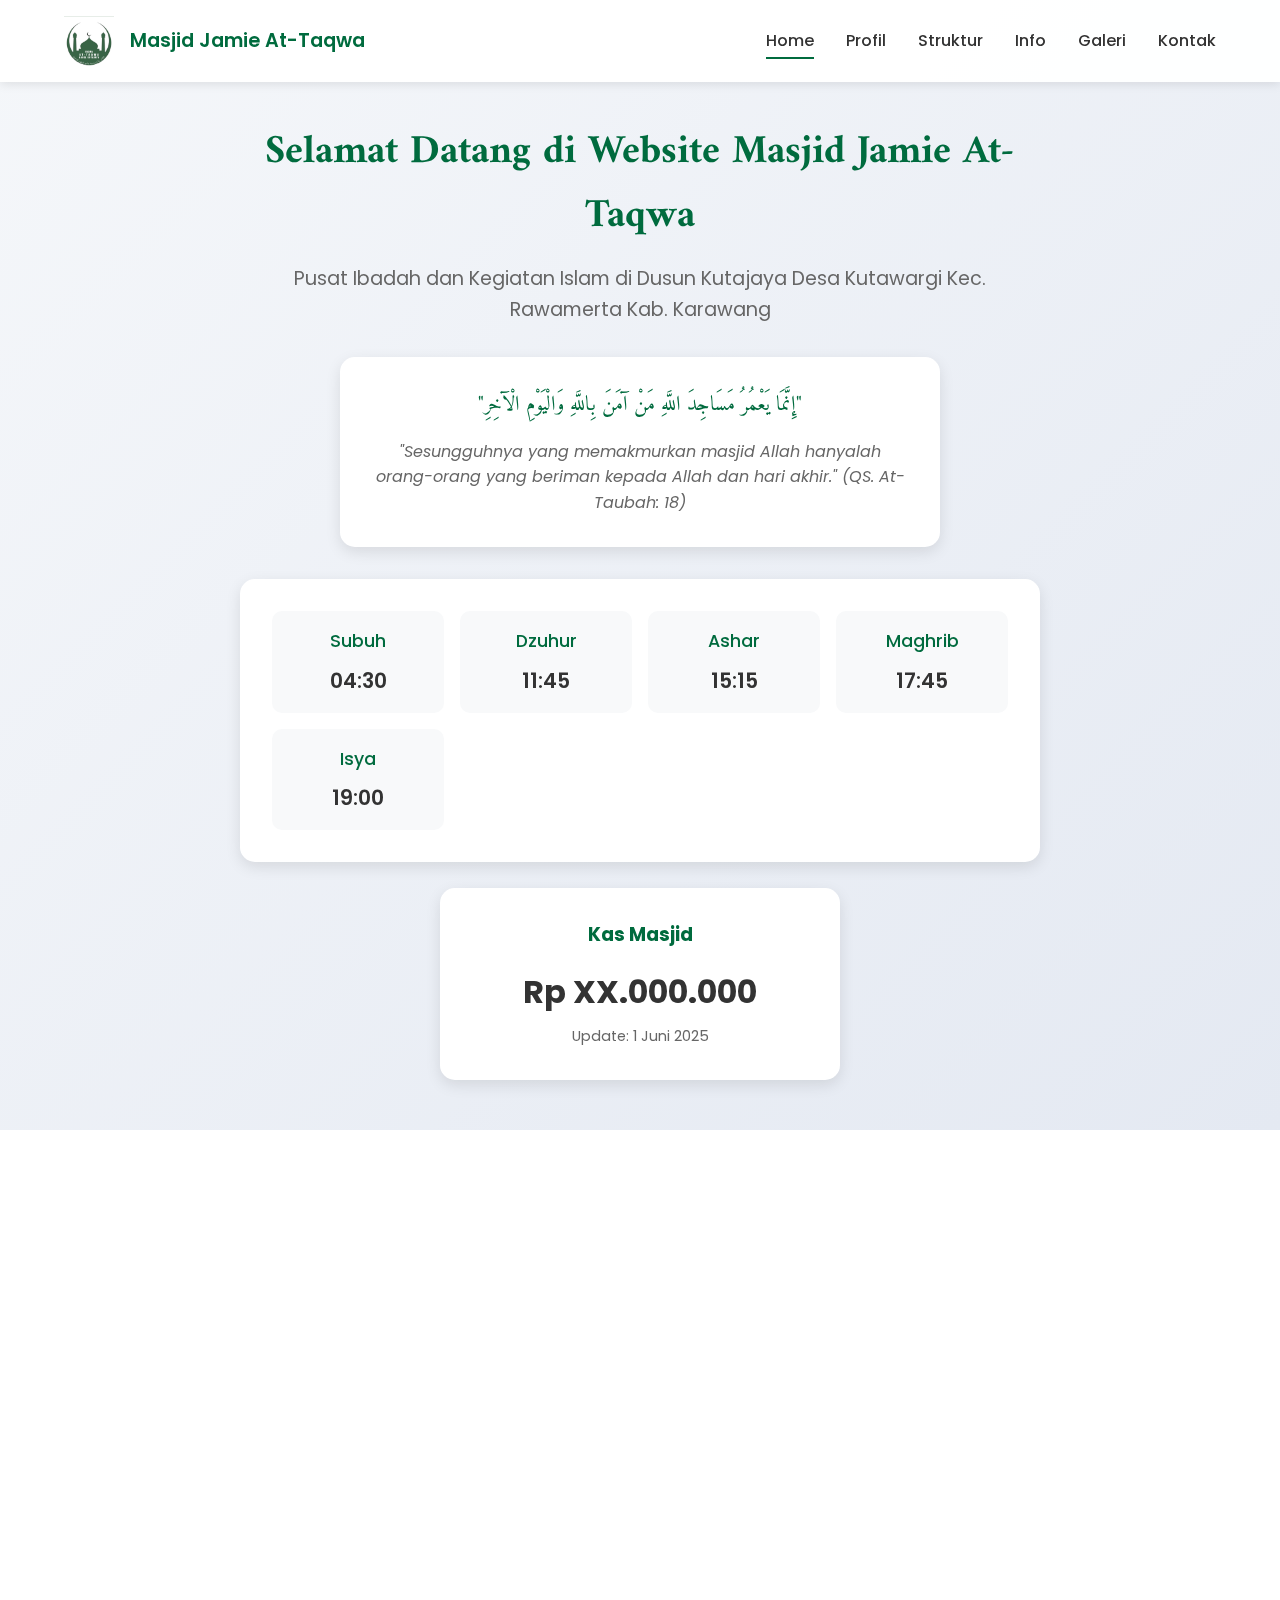
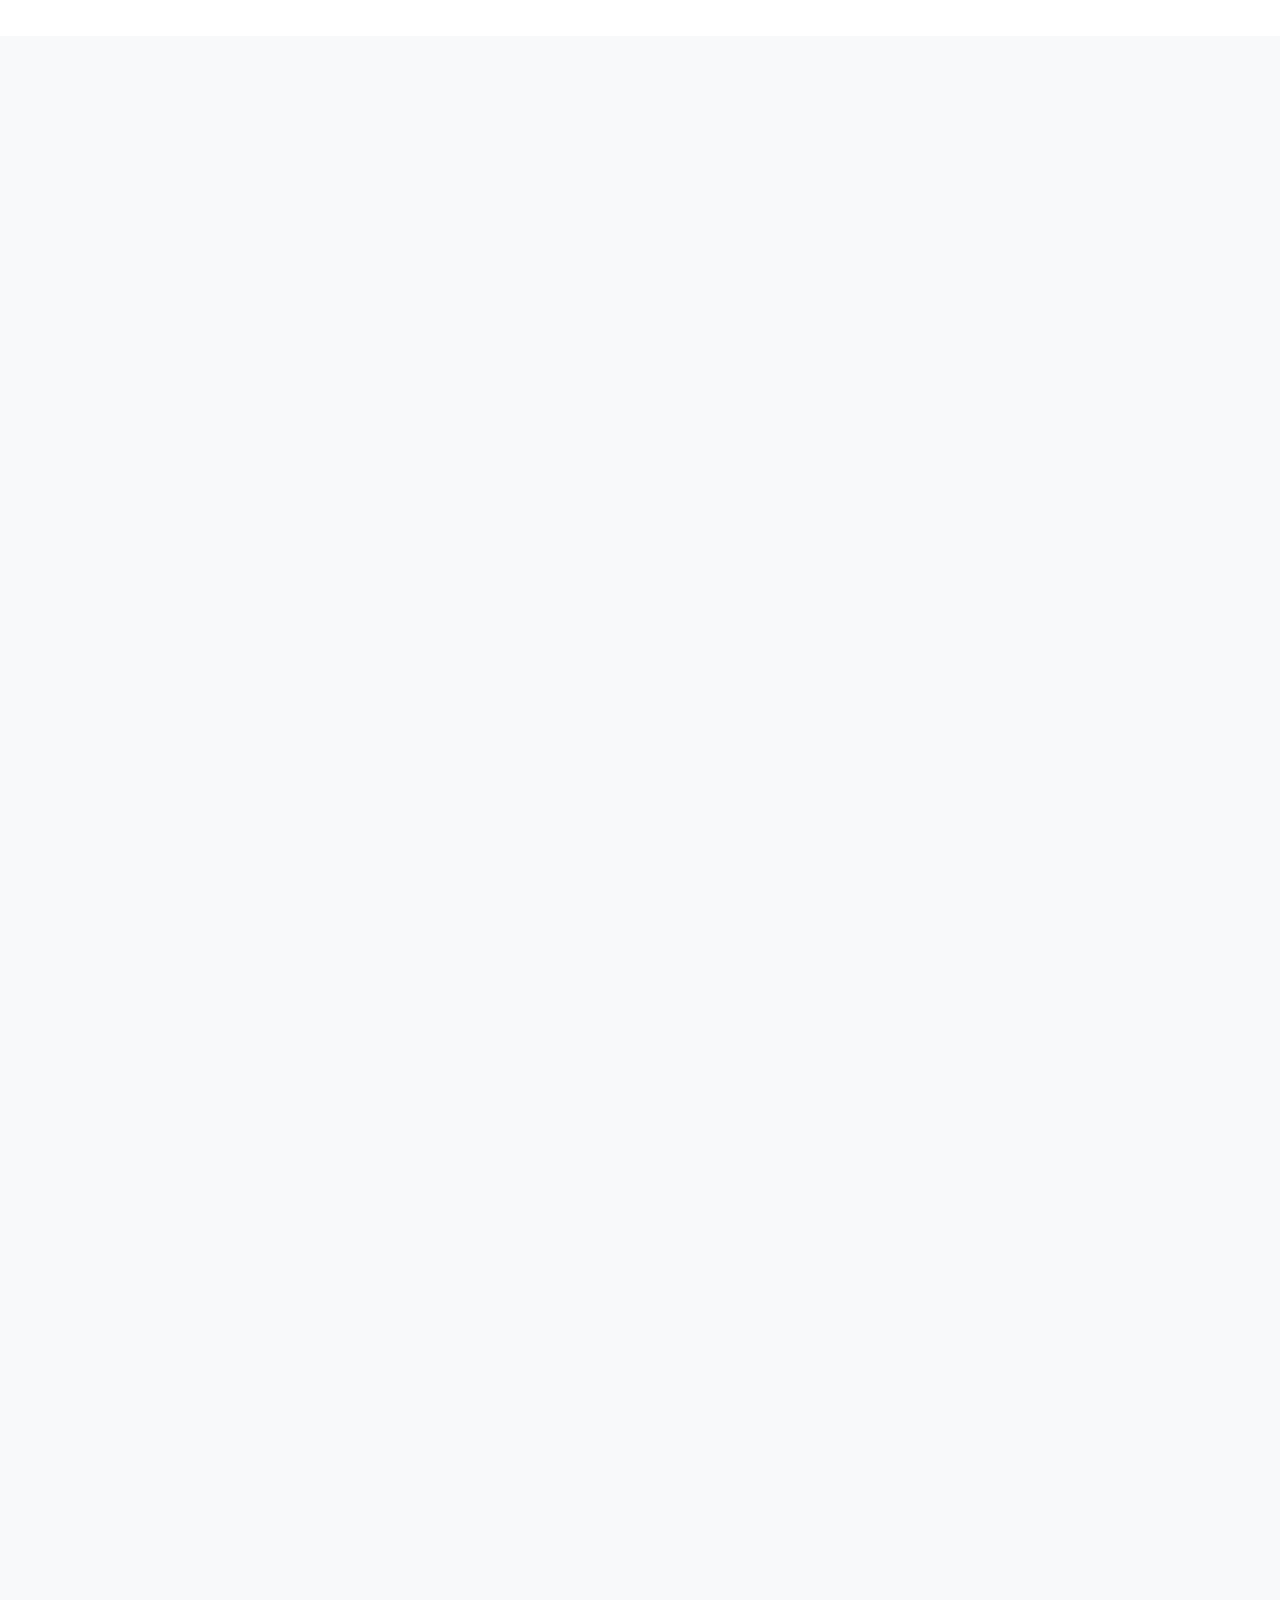
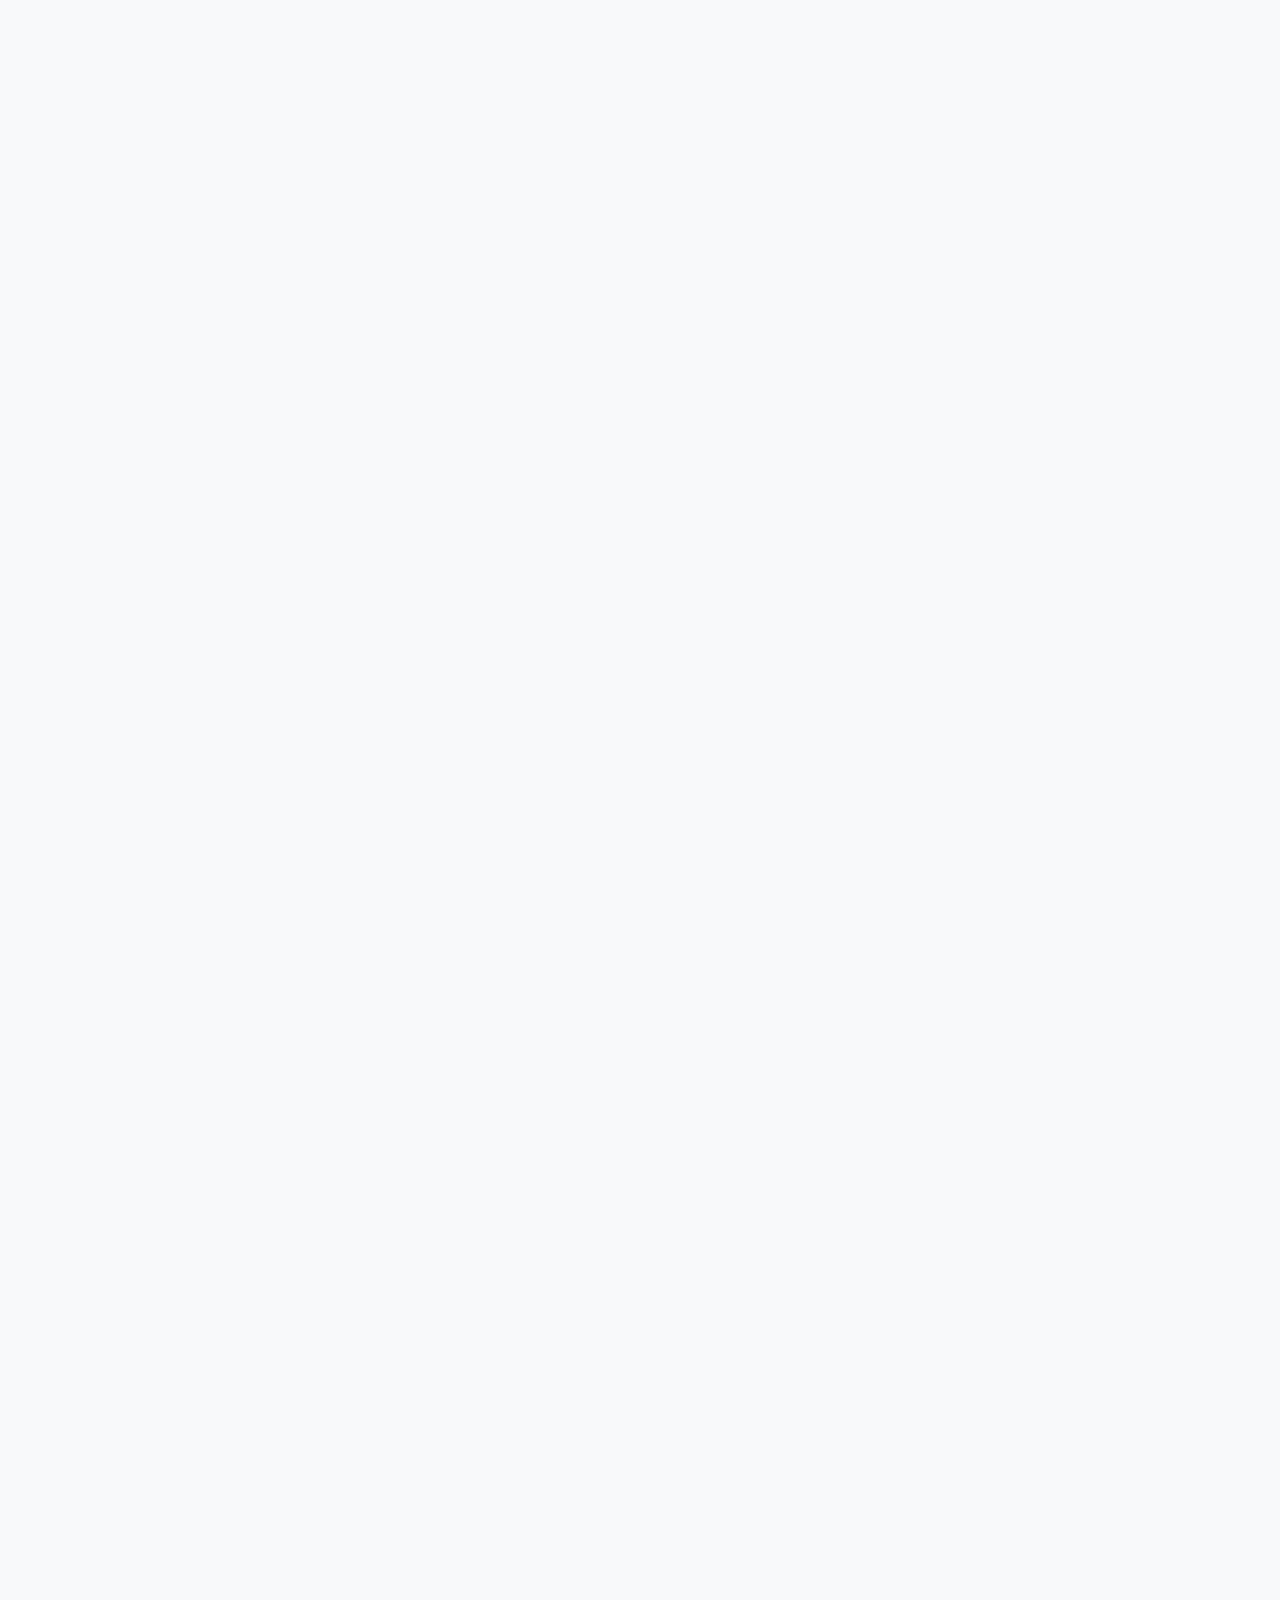
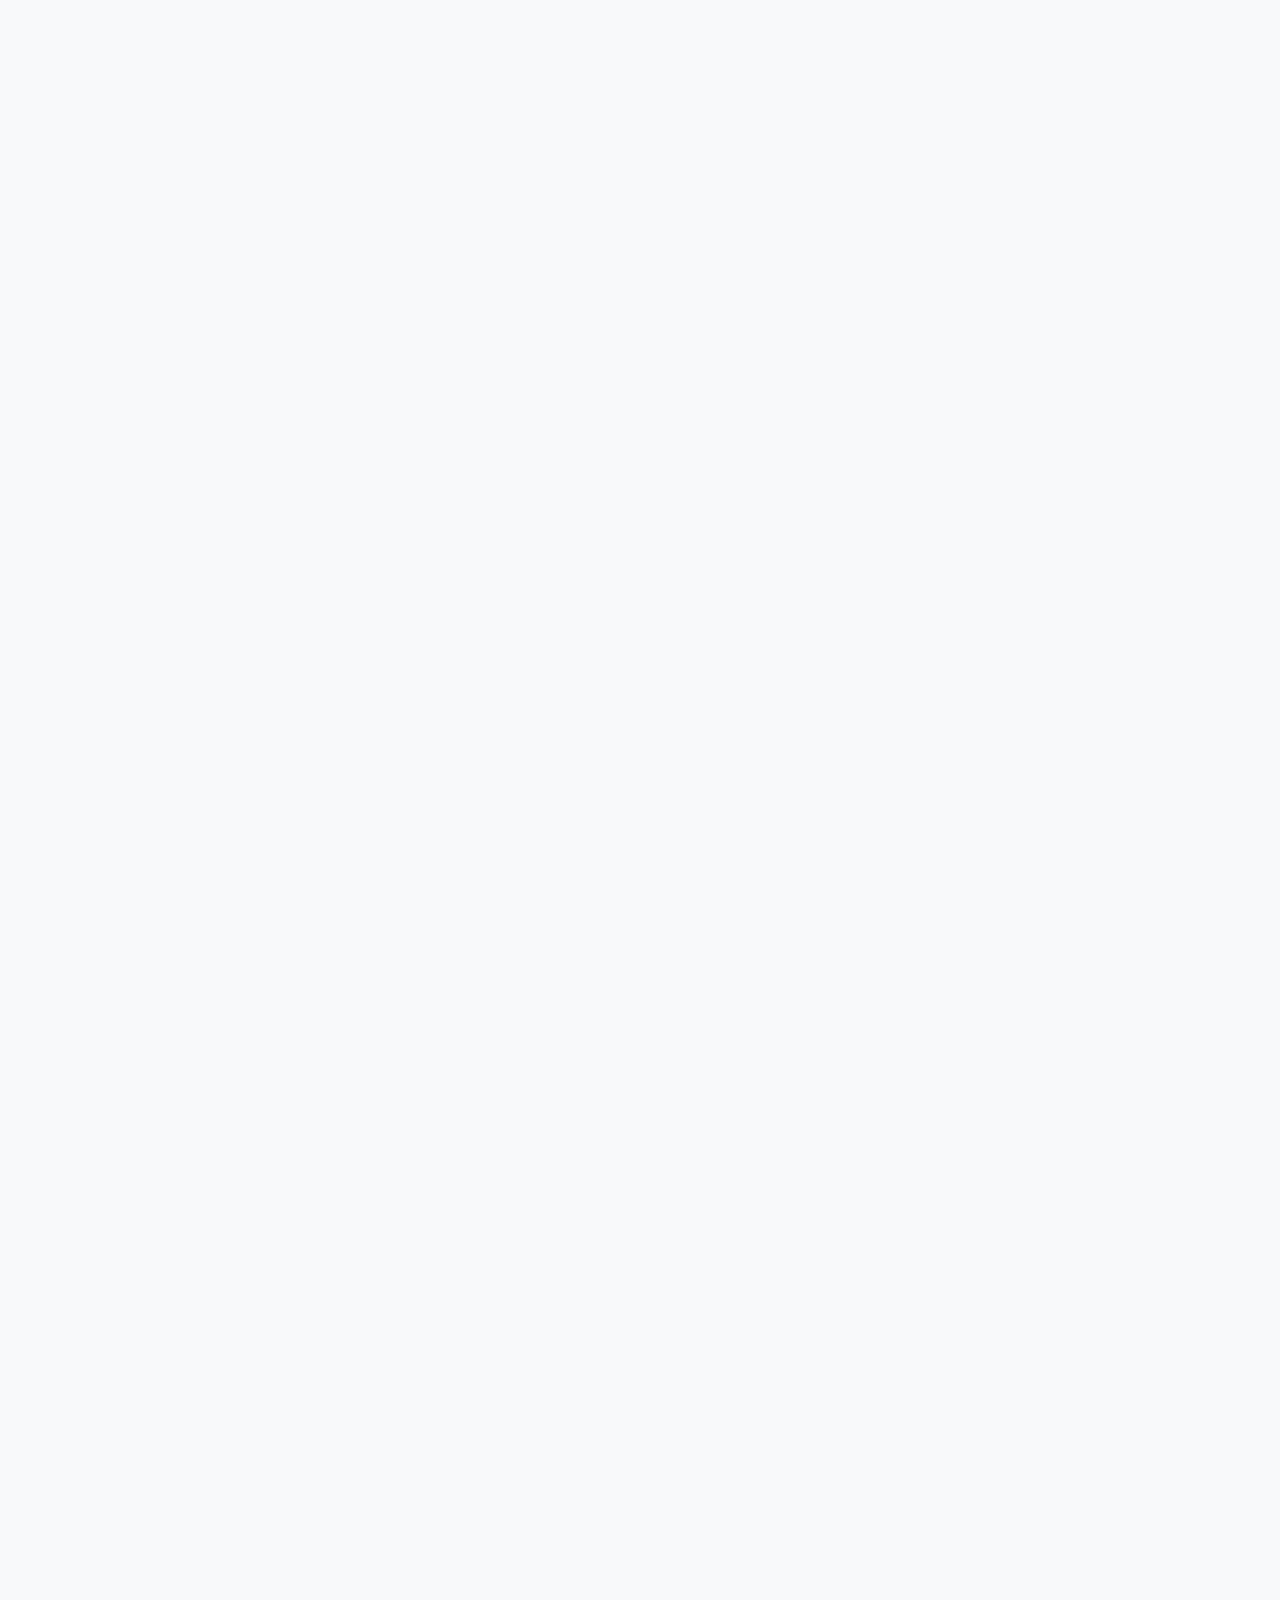
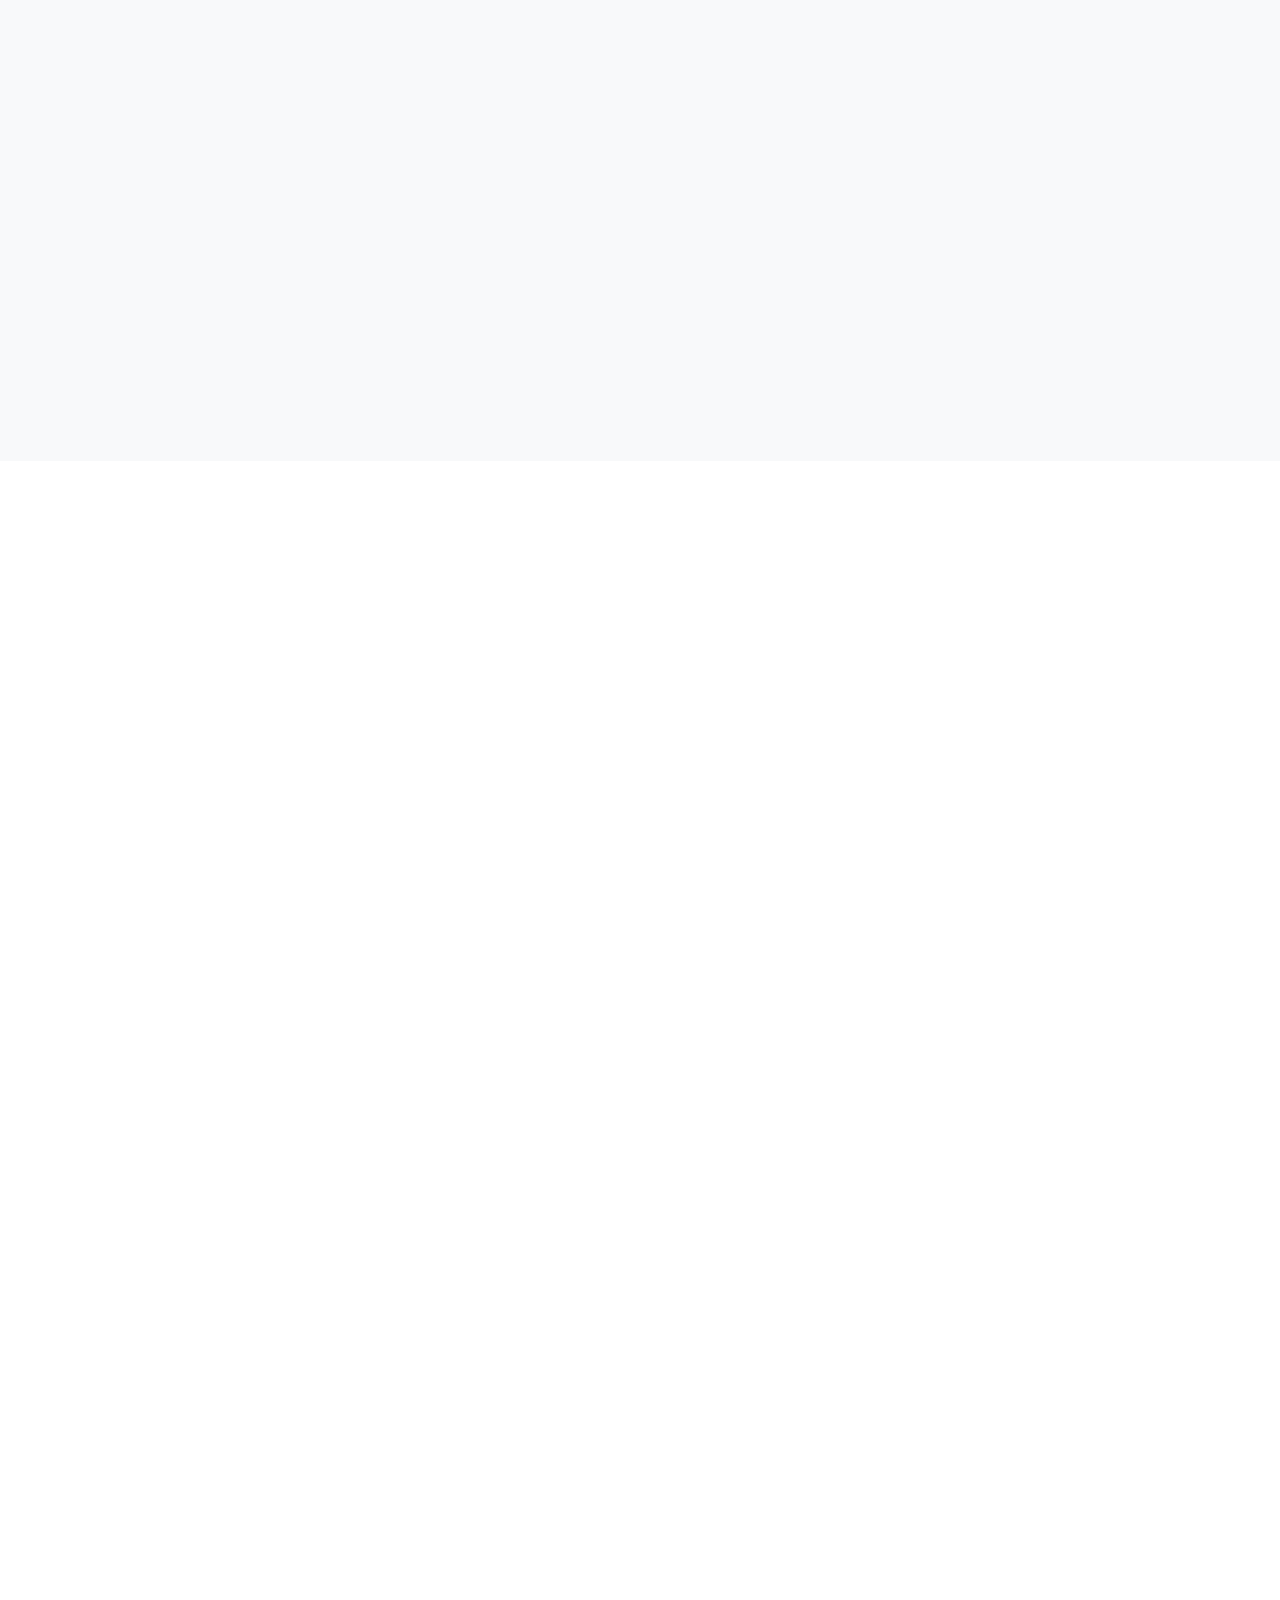
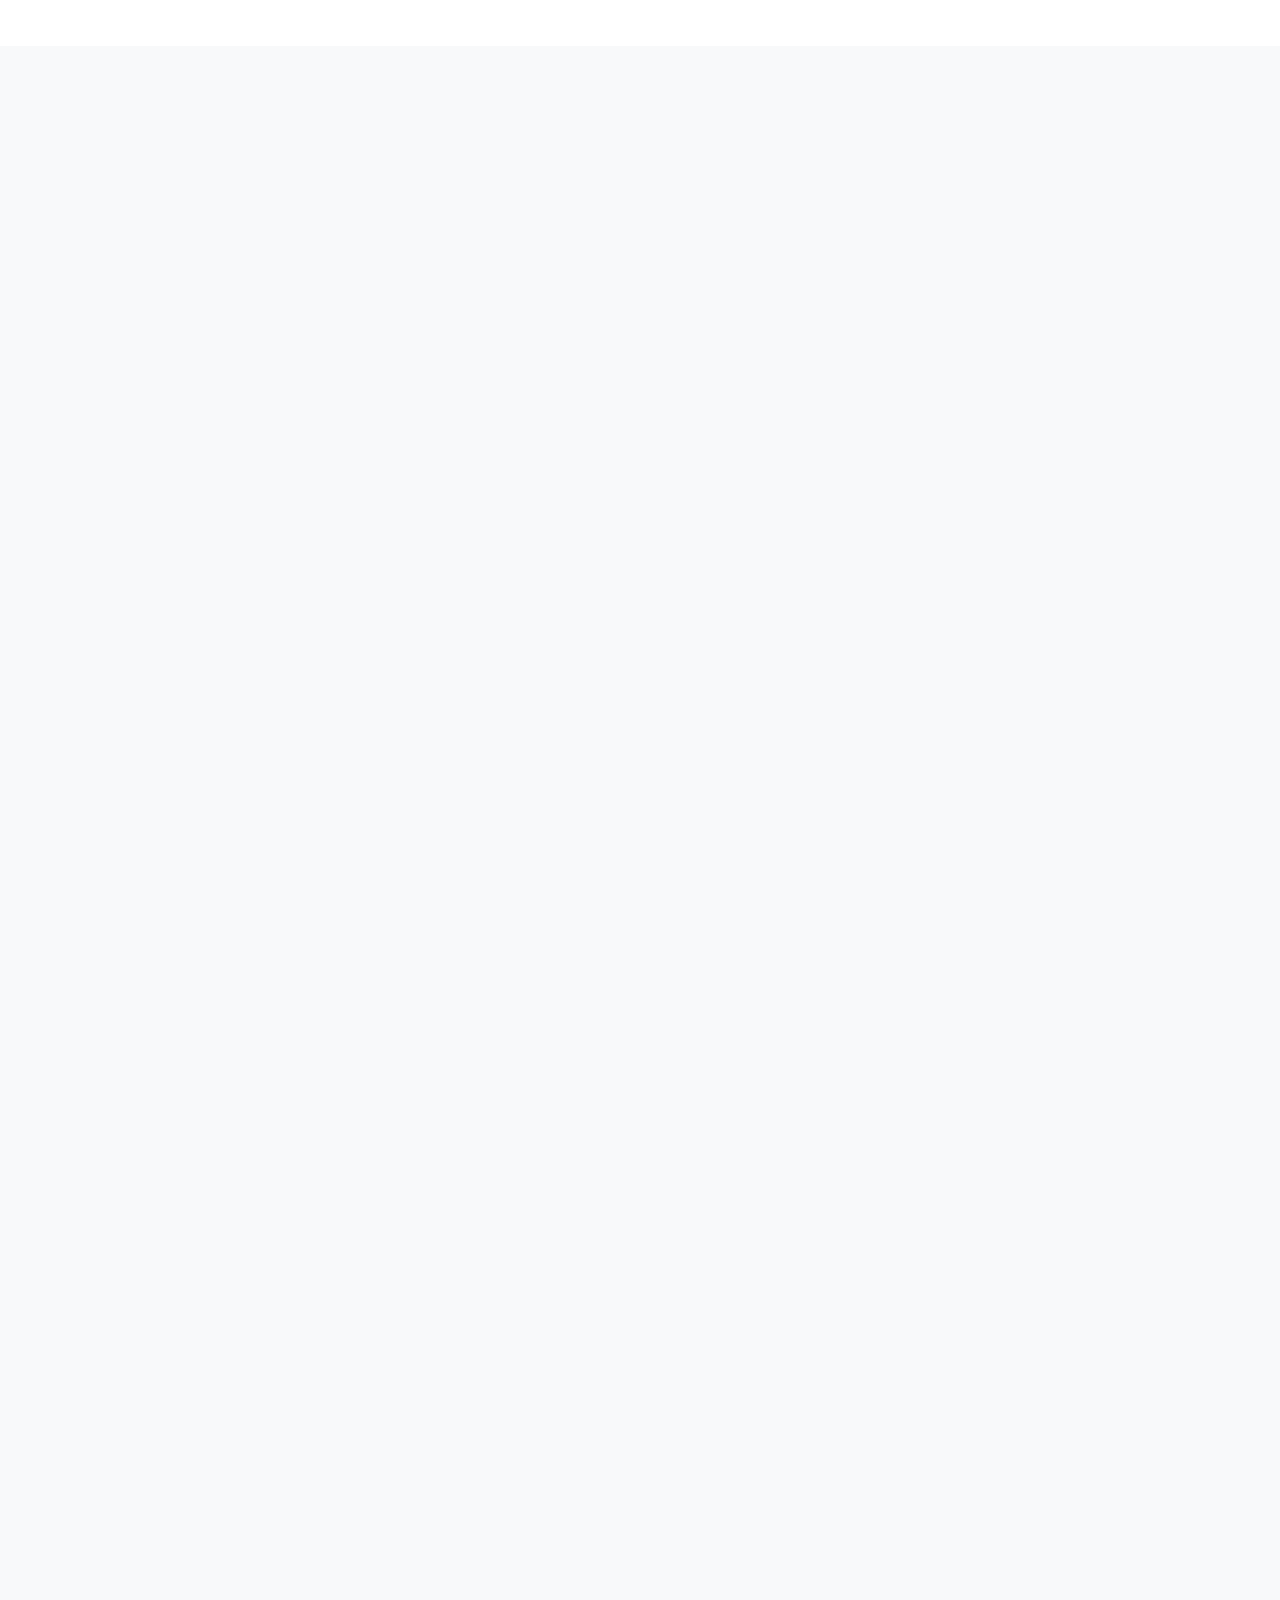
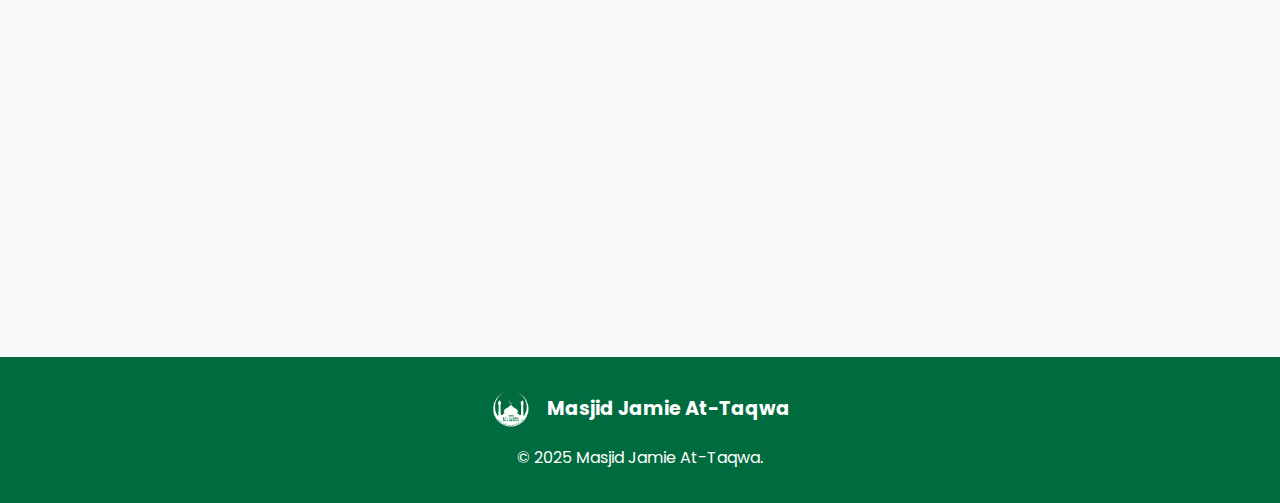
<file: index.html>
<!DOCTYPE html>
<html lang="id">

<head>
    <meta charset="UTF-8">
    <meta name="viewport" content="width=device-width, initial-scale=1.0">
    <title>Masjid Jamie At-Taqwa</title>
    <!-- Google Fonts -->
    <link
        href="https://fonts.googleapis.com/css2?family=Amiri:wght@400;700&family=Poppins:wght@300;400;500;600;700&display=swap"
        rel="stylesheet">
    <!-- Font Awesome -->
    <link rel="stylesheet" href="https://cdnjs.cloudflare.com/ajax/libs/font-awesome/6.4.0/css/all.min.css">
    <!-- AOS Animation -->
    <link rel="stylesheet" href="https://unpkg.com/aos@next/dist/aos.css" />
    <!-- Custom CSS -->
    <link rel="stylesheet" href="style.css">
</head>

<body>
    <header class="header">
        <nav class="navbar">
            <div class="logo">
                <img src="img/logo1.png" alt="Logo Masjid">
                <span>Masjid Jamie At-Taqwa</span>
            </div>
            <div class="nav-links">
                <a href="#home" class="active">Home</a>
                <a href="#profil">Profil</a>
                <a href="#struktur">Struktur</a>
                <a href="#info">Info</a>
                <a href="#galeri">Galeri</a>
                <a href="#kontak">Kontak</a>
            </div>
            <div class="hamburger">
                <span></span>
                <span></span>
                <span></span>
            </div>
        </nav>
    </header>

    <main>
        <!-- Hero Section -->
        <section id="home" class="hero-section">
            <div class="hero-content" data-aos="fade-up">
                <h1>Selamat Datang di Website Masjid Jamie At-Taqwa</h1>
                <p class="subtitle">Pusat Ibadah dan Kegiatan Islam di Dusun Kutajaya Desa Kutawargi Kec. Rawamerta Kab.
                    Karawang</p>

                <div class="quran-quote">
                    <p>"إِنَّمَا يَعْمُرُ مَسَاجِدَ اللَّهِ مَنْ آمَنَ بِاللَّهِ وَالْيَوْمِ الْآخِرِ"</p>
                    <span>"Sesungguhnya yang memakmurkan masjid Allah hanyalah orang-orang yang beriman kepada Allah dan
                        hari akhir." (QS. At-Taubah: 18)</span>
                </div>

                <div class="prayer-times">
                    <div class="time-box">
                        <div class="prayer-name">Subuh</div>
                        <div class="prayer-time" id="fajr">04:30</div>
                    </div>
                    <div class="time-box">
                        <div class="prayer-name">Dzuhur</div>
                        <div class="prayer-time" id="dhuhr">11:45</div>
                    </div>
                    <div class="time-box">
                        <div class="prayer-name">Ashar</div>
                        <div class="prayer-time" id="asr">15:15</div>
                    </div>
                    <div class="time-box">
                        <div class="prayer-name">Maghrib</div>
                        <div class="prayer-time" id="maghrib">17:45</div>
                    </div>
                    <div class="time-box">
                        <div class="prayer-name">Isya</div>
                        <div class="prayer-time" id="isha">19:00</div>
                    </div>
                </div>
                <br>
                <div class="mosque-balance">
                    <h3>Kas Masjid</h3>
                    <div class="balance">Rp XX.000.000</div>
                    <div class="date">Update: 1 Juni 2025</div>
                </div>
            </div>
        </section>

        <!-- Profile Section -->
        <section id="profil" class="profile-section">
            <div class="container">
                <h2 class="section-title" data-aos="fade-up">Profil Masjid</h2>
                <div class="profile-content" data-aos="fade-up">
                    <div class="profile-image">
                        <img src="img/masjid1.jpg" alt="Masjid Jamie At-Taqwa">
                    </div>
                    <div class="profile-text">
                        <p>Masjid Jamie At-Taqwa adalah masjid yang terletak di Dusun Kutajaya, Desa Kutawargi,
                            Kecamatan Rawamerta, Kabupaten Karawang. Masjid ini dibangun pada tahun 1985 dan telah
                            mengalami beberapa kali renovasi untuk memberikan kenyamanan kepada jamaah.</p>
                        <p>Dengan kapasitas lebih dari 500 jamaah, masjid ini menjadi pusat kegiatan keagamaan dan
                            sosial bagi masyarakat sekitar. Berbagai kegiatan rutin diadakan di masjid ini, termasuk
                            pengajian, TPA/TPQ, dan kegiatan sosial kemasyarakatan.</p>
                    </div>
                </div>
            </div>
        </section>

        <!-- Structure Section -->
        <section id="struktur" class="structure-section">
            <div class="container">
                <h2 class="section-title" data-aos="fade-up">Struktur Organisasi DKM periode 2025-2030</h2>
                <div class="structure-content" data-aos="fade-up">
                    <div class="info-card">
                        <div class="org-item">
                            <img src="img/udin.jpg" alt="Ketua DKM">
                            <h3>Ust. Zaenudin</h3>
                            <p>Ketua DKM</p>
                        </div>
                        <div class="org-item">
                            <img src="img/om.jpg" alt="Sekretaris">
                            <h3>H. Neman</h3>
                            <p>Sekretaris</p>
                        </div>
                        <div class="org-item">
                            <img src="img/ayah.jpg" alt="Bendahara">
                            <h3>H. Zaenal Muttaqin, S.Ag</h3>
                            <p>Bendahara</p>
                        </div>
                        <div class="org-item">
                            <img src="img/hmuk.jpg" alt="Bidang Pembangunan">
                            <h3>ir. H. Muhlis</h3>
                            <p>Bidang Pembangunan dan Pemeliharaan</p>
                        </div>
                        <div class="org-item">
                            <img src="img/abali.jpg" alt="Bidang Kerohanian">
                            <h3>Ust. Hambali</h3>
                            <p>Bidang Kerohanian</p>
                        </div>
                        <div class="org-item">
                            <img src="img/hacep.jpg" alt="Bidang Kerohanian">
                            <h3>H. Acep Ahmad Saropi</h3>
                            <p>Bidang Kerohanian</p>
                        </div>
                        <div class="org-item">
                            <img src="img/wakilbaping.jpg" alt="Bidang Hubungan Masyarakat">
                            <h3>Wakil Darsim</h3>
                            <p>Bidang Hubungan Masyarakat</p>
                        </div>
                        <div class="org-item">
                            <img src="img/boin.jpg" alt="Bidang Hubungan Masyarakat">
                            <h3>Boin Efendi</h3>
                            <p>Bidang Hubungan Masyarakat</p>
                        </div>
                    </div>
                </div>
            </div>
            <br>
            <div class="container">
                <h2 class="section-title" data-aos="fade-up">Struktur Organisasi IREMA</h2>
                <div class="structure-content" data-aos="fade-up">
                    <div class="info-card">
                        <div class="org-item">
                            <img src="img/haab.jpg" alt="Ketua DKM">
                            <h3>H. Aab Abdul Rokib, S.Kom</h3>
                            <p>Ketua Irema</p>
                        </div>
                        <div class="org-item">
                            <img src="img/hu.jpg" alt="Wakil Ketua">
                            <h3>H. Umar Said</h3>
                            <p>Wakil Ketua</p>
                        </div>
                        <div class="org-item">
                            <img src="img/ai.jpg" alt="Sekretaris">
                            <h3>Feri Rizwan, M.Pd</h3>
                            <p>Sekretaris</p>
                        </div>
                        <div class="org-item">
                            <img src="img/adogal.jpg" alt="Bendahara">
                            <h3>Abdul Rohman</h3>
                            <p>Bendahara</p>
                        </div>
                        <div class="org-item">
                            <img src="img/harits.jpg" alt="Bidang Pendidikan">
                            <h3>M. Harits Al Mahjuni, S.E</h3>
                            <p>Bidang Pendidikan</p>
                        </div>
                        <div class="org-item">
                            <img src="img/kiki.jpg" alt="Bidang Humas">
                            <h3>Kiki Ahmad Baehaqi, S.Pd</h3>
                            <p>Bidang Humas</p>
                        </div>
                        <div class="org-item">
                            <img src="img/gian.jpg" alt="Bidang Dokumentasi">
                            <h3>Gian Pratama, S.Pd</h3>
                            <p>Bidang Dokumentasi</p>
                        </div>
                        <div class="org-item">
                            <img src="img/amil.jpg" alt="Bidang Kerohanian">
                            <h3>Ust. Jalaludin</h3>
                            <p>Bidang Kerohanian</p>
                        </div>
                        <div class="org-item">
                            <img src="img/ddn.jpg" alt="Bidang Keamanan">
                            <h3>Dadan Ramadhan</h3>
                            <p>Bidang Keamanan</p>
                        </div>
                    </div>
                </div>
            </div>
        </section>

        <!-- Info Section -->

        <section id="info" class="info-section">
            <div class="container">
                <h2 class="section-title" data-aos="fade-up">Jadwal Imam Sholat Idul Adha 1446H</h2>
                <div class="info-content" data-aos="fade-up">
                    <div class="info-card">
                        <div class="org-item">
                            <img src="img/abali.jpg" alt="Imam Sholat Idul Adha">
                            <h3>Ust. Ahmad Hambali</h3>
                            <p><b>Imam</b></p>
                        </div>
                        <div class="org-item">
                            <img src="img/mmh.jpg" alt="Khotib">
                            <h3>Ust. Mumuh Muhidin</h3>
                            <p><b>Khotib</b></p>
                        </div>
                    </div>
                </div>
            </div>
            <div class="container">
                <h2 class="section-title" data-aos="fade-up">Informasi Kegiatan</h2>
                <div class="info-content" data-aos="fade-up">
                    <div class="info-card">
                        <div class="info-icon">
                            <i class="fas fa-book-quran"></i>
                        </div>
                        <h3>Pengajian Rutin</h3>
                        <p>Setiap Minggu Malam<br>Ba'da Isya</p>
                    </div>
                    <div class="info-card">
                        <div class="info-icon">
                            <i class="fas fa-child"></i>
                        </div>
                        <h3>TPA/TPQ</h3>
                        <p>Senin - Sabtu<br>15:30 - 17:30</p>
                    </div>
                    <div class="info-card">
                        <div class="info-icon">
                            <i class="fas fa-hands-helping"></i>
                        </div>
                        <h3>Santunan Yatim</h3>
                        <p>Setiap Bulan<br>Minggu Pertama</p>
                    </div>
                </div>
            </div>
        </section>

        <!-- Gallery Section -->
        <section id="galeri" class="gallery-section">
            <div class="container">
                <h2 class="section-title" data-aos="fade-up">Galeri Kegiatan</h2>
                <div class="gallery-content" data-aos="fade-up">
                    <div class="gallery-filters">
                        <button class="filter-btn active" data-filter="all">Semua</button>
                        <button class="filter-btn" data-filter="kegiatan">Kegiatan</button>
                        <button class="filter-btn" data-filter="fasilitas">Fasilitas</button>
                    </div>
                    <div class="gallery-grid">
                        <div class="gallery-item" data-category="kegiatan">
                            <img src="img/ngaos.jpg" alt="Pengajian Rutin">
                            <div class="gallery-overlay">
                                <h3>Pengajian Rutin</h3>
                                <p>Kegiatan pengajian mingguan bersama H. Zaenal Muttaqin, S.Ag</p>
                            </div>
                        </div>
                        <div class="gallery-item" data-category="fasilitas">
                            <img src="img/tempatwudu.jpg" alt="Tempat Wudhu">
                            <div class="gallery-overlay">
                                <h3>Tempat Wudhu</h3>
                                <p>Fasilitas tempat wudhu yang bersih</p>
                            </div>
                        </div>
                        <div class="gallery-item" data-category="kegiatan">
                            <img src="img/galeri8.jpg" alt="Santunan Anak Yatim">
                            <div class="gallery-overlay">
                                <h3>Santunan Anak Yatim</h3>
                                <p>Program santunan bulanan</p>
                            </div>
                        </div>
                    </div>
                </div>
            </div>
        </section>

        <!-- Contact Section -->
        <section id="kontak" class="contact-section">
            <div class="container">
                <h2 class="section-title" data-aos="fade-up">Kontak & Lokasi</h2>
                <div class="contact-content" data-aos="fade-up">
                    <p class="contact-description">Masjid Jamie At-Taqwa beralamat di Dusun Kutajaya RT.009 RW.004, Desa
                        Kutawargi, Kecamatan Rawamerta, Kabupaten Karawang, Jawa Barat. Masjid ini menjadi pusat
                        kegiatan ibadah dan sosial masyarakat sekitar.</p>

                    <div class="contact-info">
                        <h3>Informasi Kontak</h3>
                        <div class="contact-item">
                            <i class="fas fa-phone"></i>
                            <div class="contact-detail">
                                <span class="label">DKM:</span>
                                <a href="tel:+62856-9278-5539">+62 856-9278-5539</a>
                            </div>
                        </div>
                        <div class="contact-item">
                            <i class="fab fa-whatsapp"></i>
                            <div class="contact-detail">
                                <span class="label">WhatsApp Admin:</span>
                                <a href="https://wa.me/6283130042004" target="_blank">Klik untuk chat langsung</a>
                            </div>
                        </div>
                    </div>

                    <div class="location-info">
                        <h3>Lokasi Masjid</h3>
                        <div class="map-container">
                            <iframe
                                src="https://www.google.com/maps/embed?pb=!1m18!1m12!1m3!1d3589.0184858144908!2d107.35598721025261!3d-6.26444867951487!2m3!1f0!2f0!3f0!3m2!1i1024!2i768!4f13.1!3m3!1m2!1s0x2e69798573533265%3A0x4ec437c536e154e3!2sMasjid%20Jamie%20At%20Taqwa!5e1!3m2!1sid!2sid!4v1748615450706!5m2!1sid!2sid"
                                width="100%" height="450" style="border:0;" allowfullscreen="" loading="lazy">
                            </iframe>
                        </div>
                    </div>
                </div>
            </div>
        </section>
    </main>

    <footer class="footer">
        <div class="container">
            <div class="footer-content">
                <div class="footer-logo">
                    <img src="img/logo.png" alt="Logo Masjid">
                    <h3>Masjid Jamie At-Taqwa</h3>
                </div>
                <p>&copy; 2025 Masjid Jamie At-Taqwa.</p>
            </div>
        </div>
    </footer>

    <script src="https://unpkg.com/aos@next/dist/aos.js"></script>
    <script src="script.js"></script>
</body>

</html>
</file>
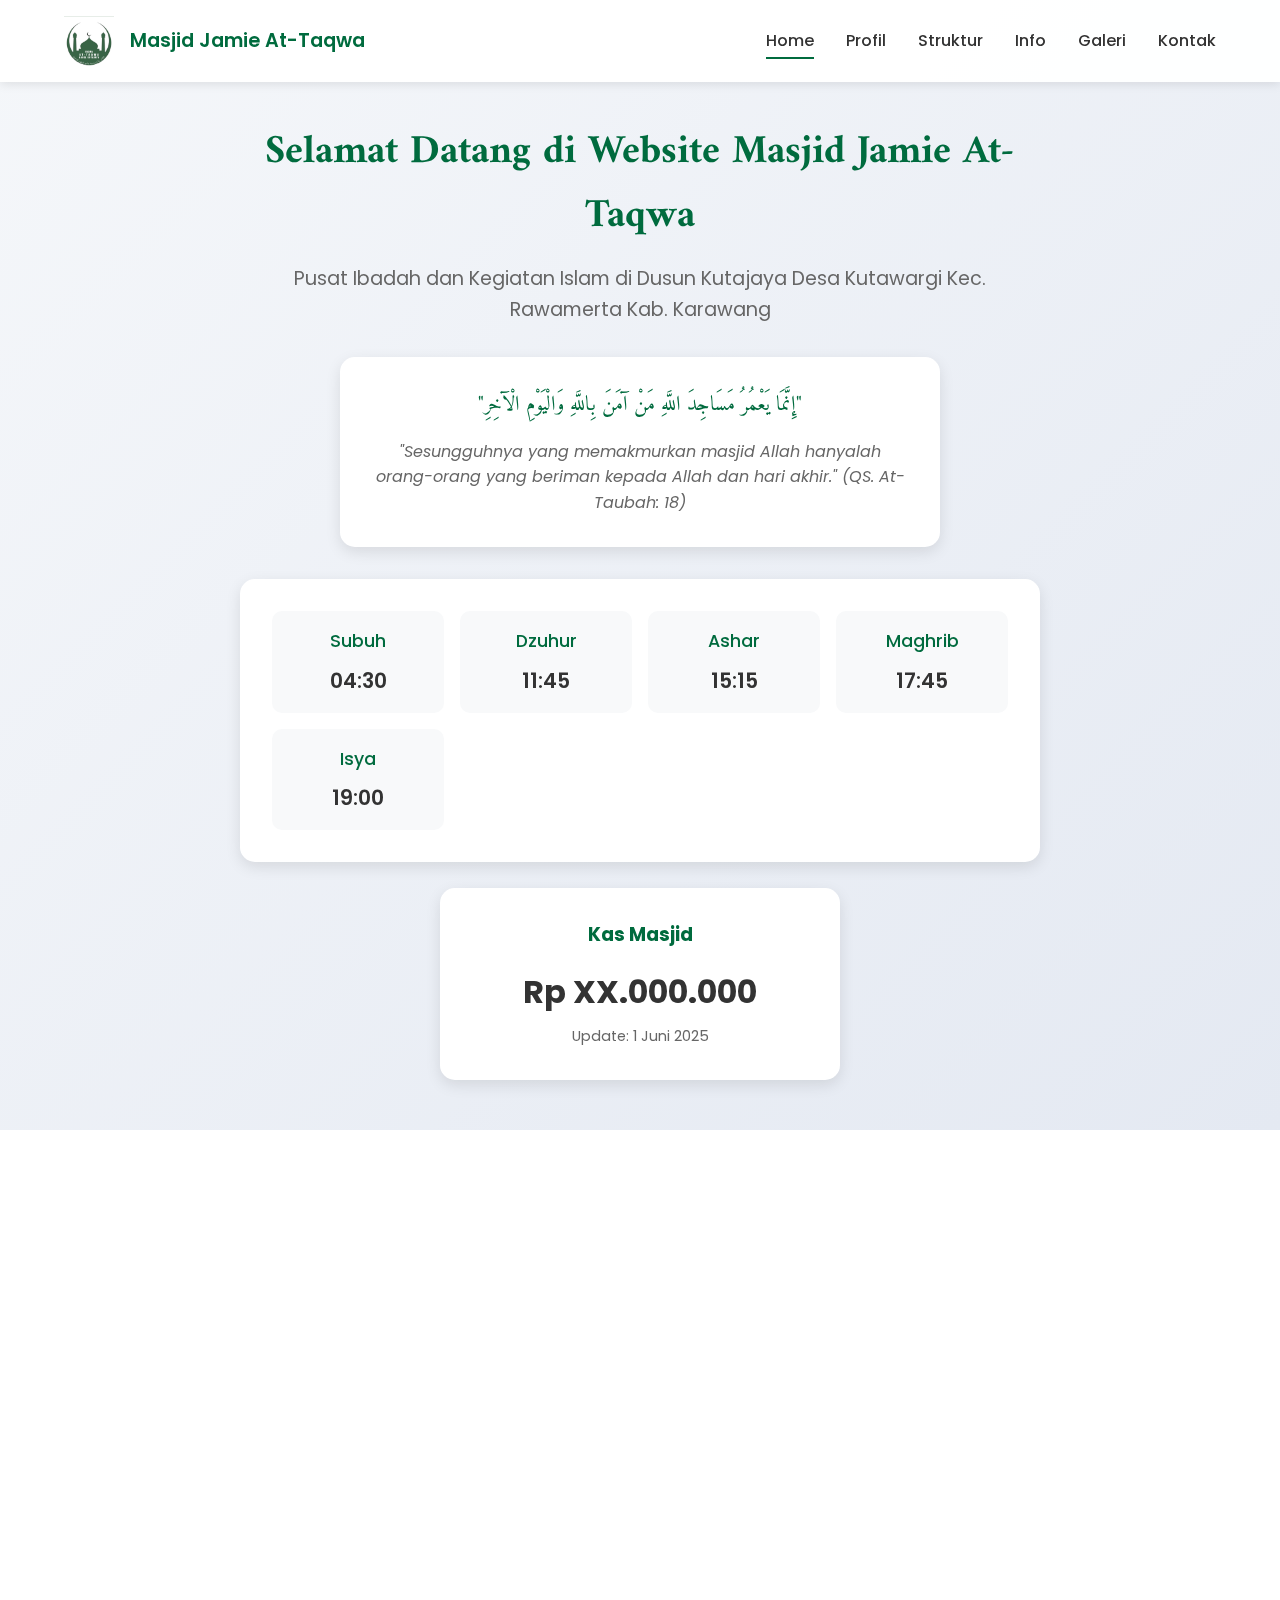
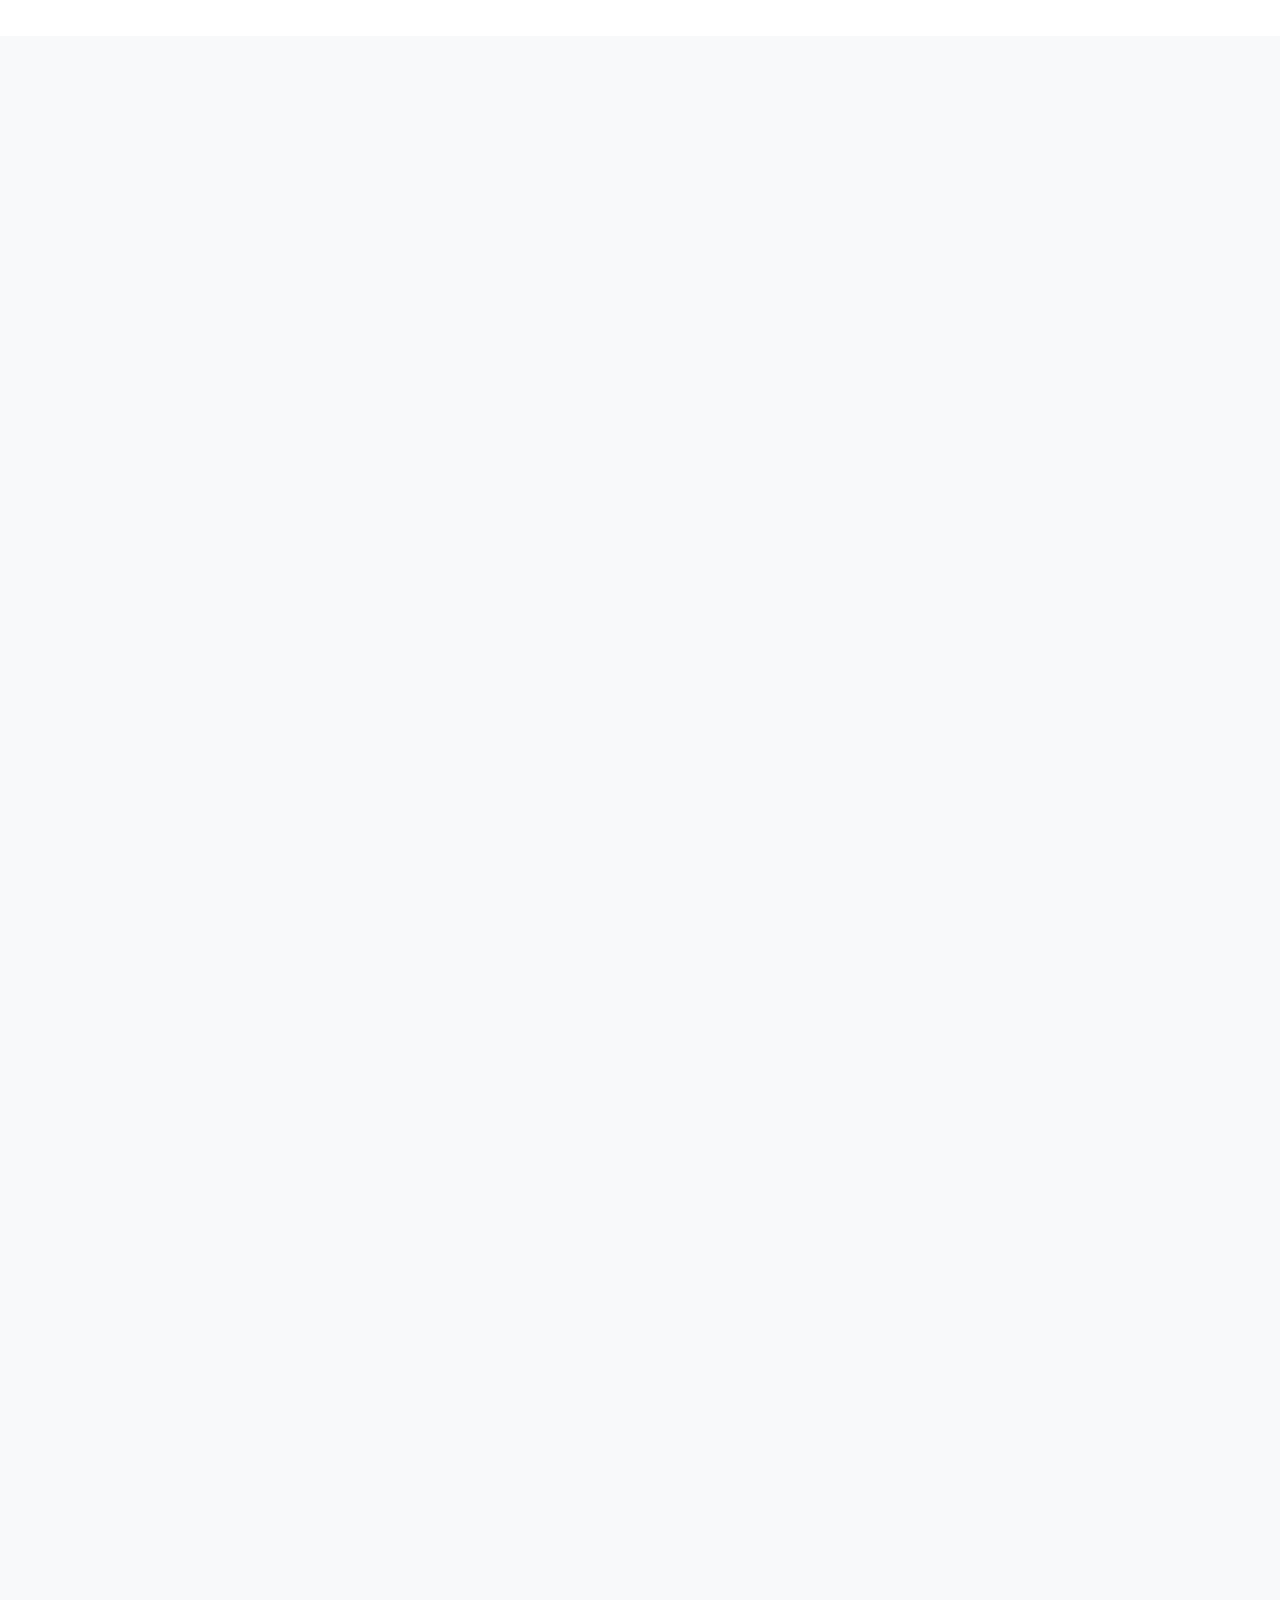
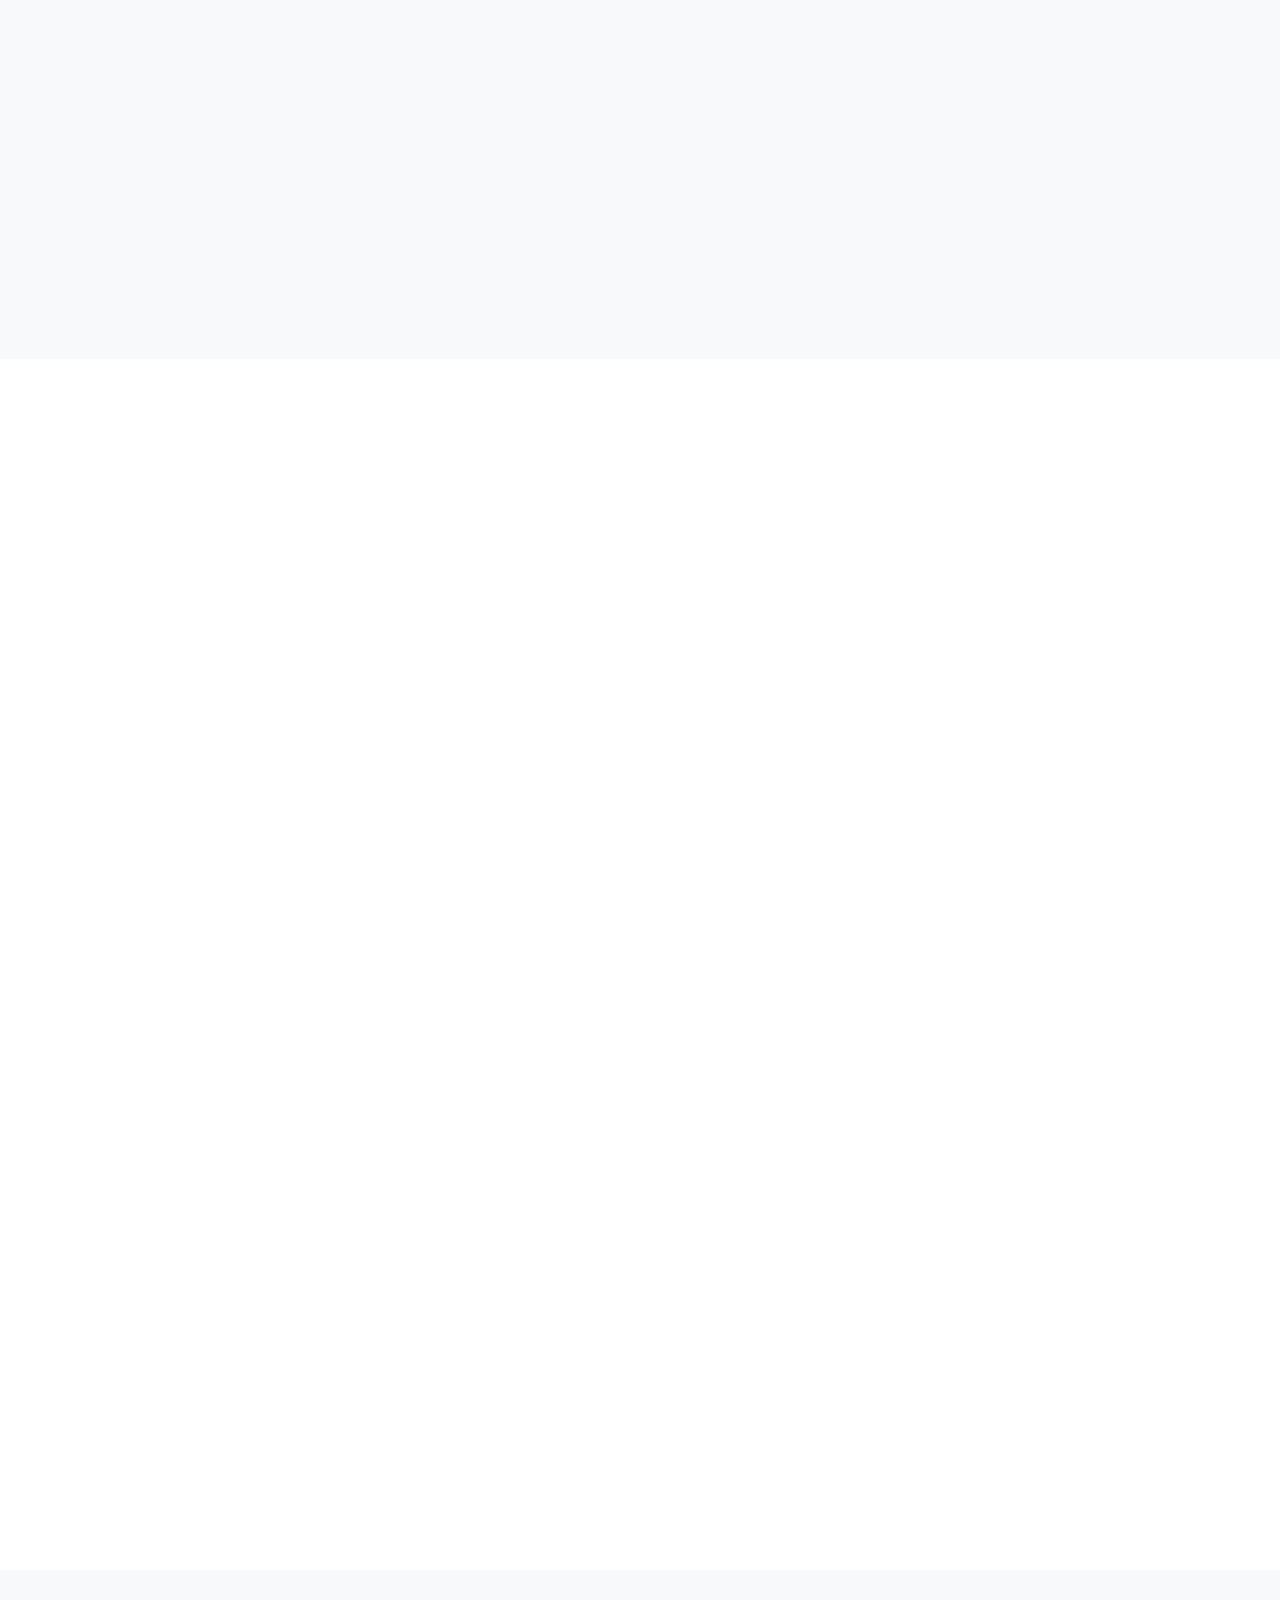
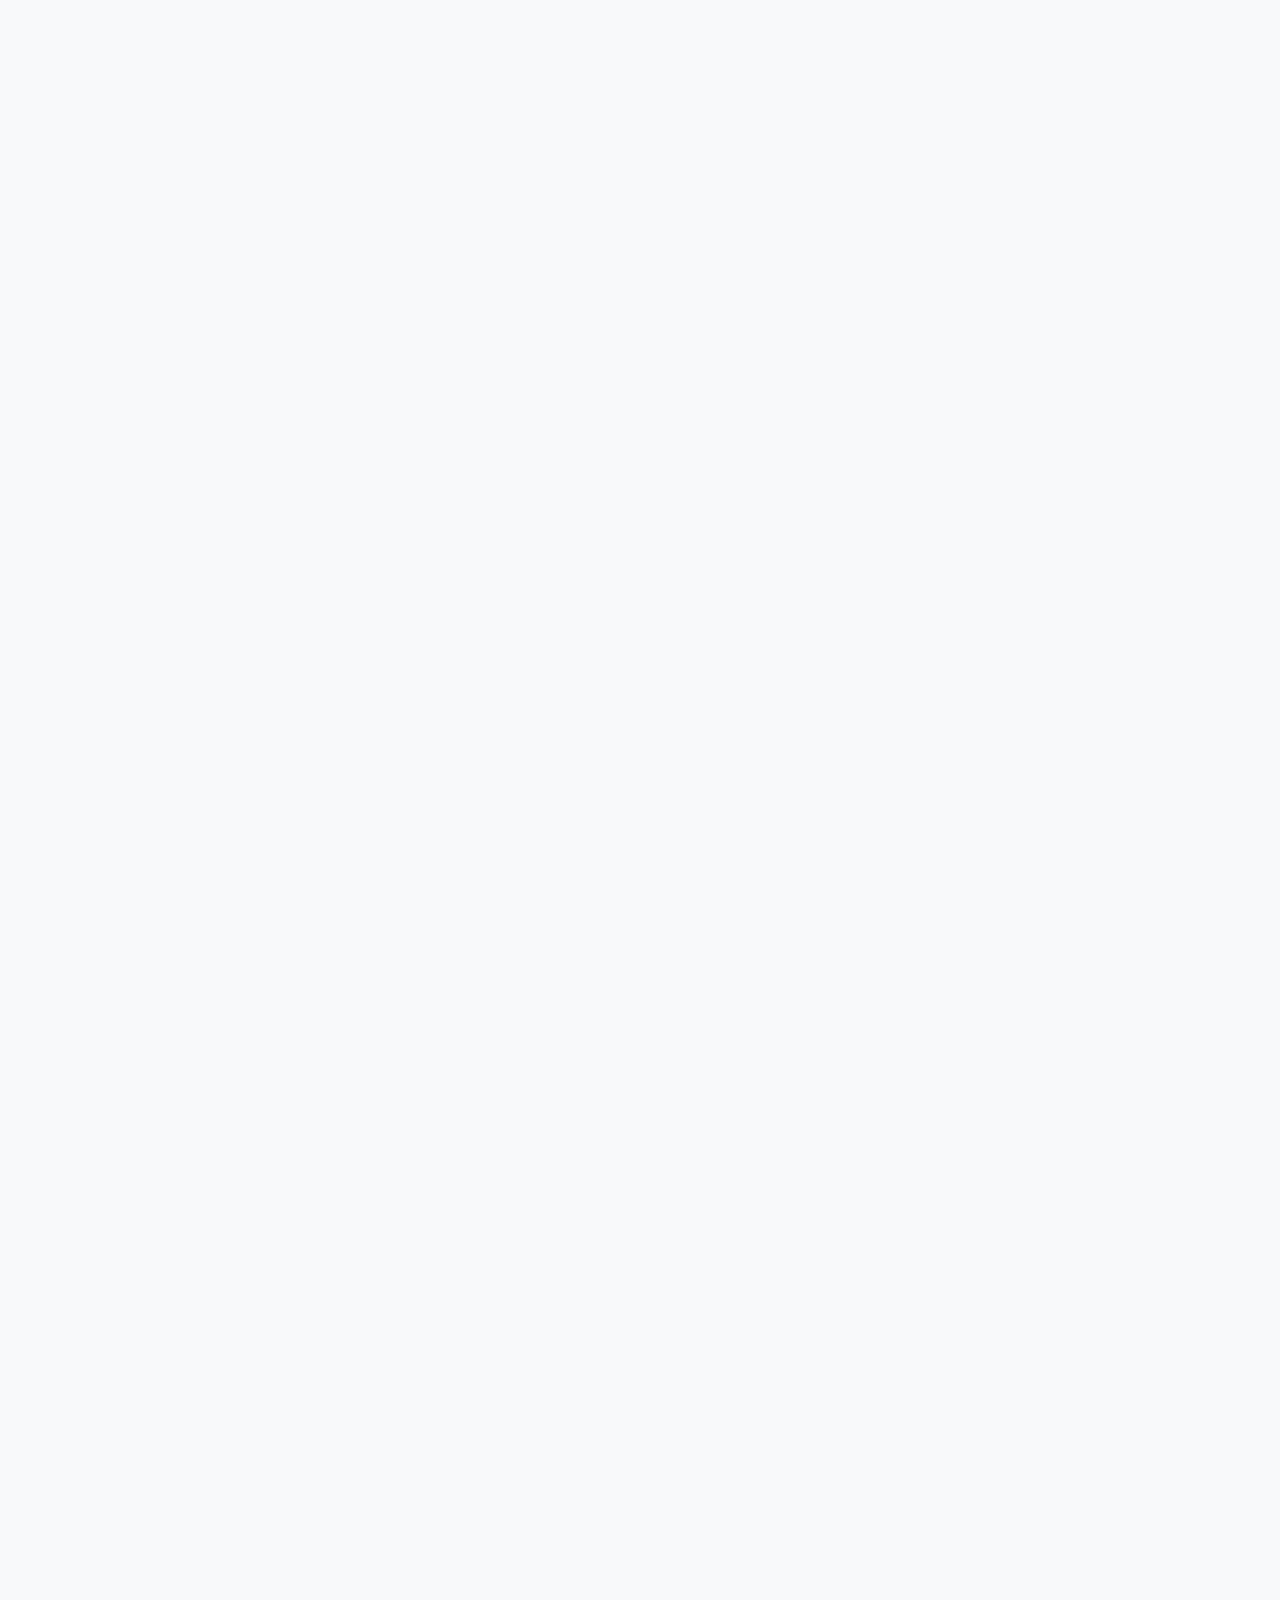
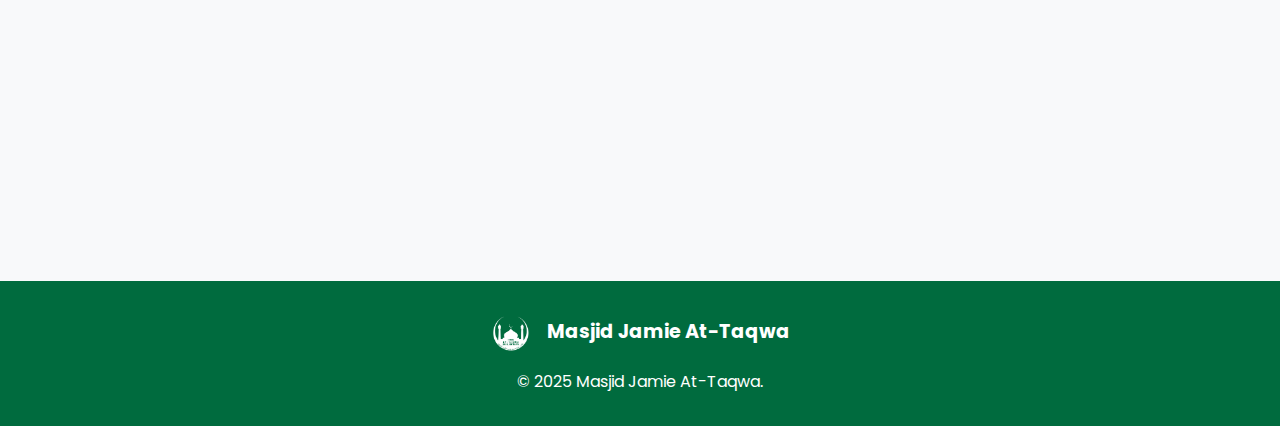
<file: web-masjid-attaqwa/index.html>
<!DOCTYPE html>
<html lang="id">

<head>
    <meta charset="UTF-8">
    <meta name="viewport" content="width=device-width, initial-scale=1.0">
    <title>Masjid Jamie At-Taqwa</title>
    <!-- Google Fonts -->
    <link
        href="https://fonts.googleapis.com/css2?family=Amiri:wght@400;700&family=Poppins:wght@300;400;500;600;700&display=swap"
        rel="stylesheet">
    <!-- Font Awesome -->
    <link rel="stylesheet" href="https://cdnjs.cloudflare.com/ajax/libs/font-awesome/6.4.0/css/all.min.css">
    <!-- AOS Animation -->
    <link rel="stylesheet" href="https://unpkg.com/aos@next/dist/aos.css" />
    <!-- Custom CSS -->
    <link rel="stylesheet" href="style.css">
</head>

<body>
    <header class="header">
        <nav class="navbar">
            <div class="logo">
                <img src="img/logo1.png" alt="Logo Masjid">
                <span>Masjid Jamie At-Taqwa</span>
            </div>
            <div class="nav-links">
                <a href="#home" class="active">Home</a>
                <a href="#profil">Profil</a>
                <a href="#struktur">Struktur</a>
                <a href="#info">Info</a>
                <a href="#galeri">Galeri</a>
                <a href="#kontak">Kontak</a>
            </div>
            <div class="hamburger">
                <span></span>
                <span></span>
                <span></span>
            </div>
        </nav>
    </header>

    <main>
        <!-- Hero Section -->
        <section id="home" class="hero-section">
            <div class="hero-content" data-aos="fade-up">
                <h1>Selamat Datang di Website Masjid Jamie At-Taqwa</h1>
                <p class="subtitle">Pusat Ibadah dan Kegiatan Islam di Dusun Kutajaya Desa Kutawargi Kec. Rawamerta Kab.
                    Karawang</p>

                <div class="quran-quote">
                    <p>"إِنَّمَا يَعْمُرُ مَسَاجِدَ اللَّهِ مَنْ آمَنَ بِاللَّهِ وَالْيَوْمِ الْآخِرِ"</p>
                    <span>"Sesungguhnya yang memakmurkan masjid Allah hanyalah orang-orang yang beriman kepada Allah dan
                        hari akhir." (QS. At-Taubah: 18)</span>
                </div>

                <div class="prayer-times">
                    <div class="time-box">
                        <div class="prayer-name">Subuh</div>
                        <div class="prayer-time" id="fajr">04:30</div>
                    </div>
                    <div class="time-box">
                        <div class="prayer-name">Dzuhur</div>
                        <div class="prayer-time" id="dhuhr">11:45</div>
                    </div>
                    <div class="time-box">
                        <div class="prayer-name">Ashar</div>
                        <div class="prayer-time" id="asr">15:15</div>
                    </div>
                    <div class="time-box">
                        <div class="prayer-name">Maghrib</div>
                        <div class="prayer-time" id="maghrib">17:45</div>
                    </div>
                    <div class="time-box">
                        <div class="prayer-name">Isya</div>
                        <div class="prayer-time" id="isha">19:00</div>
                    </div>
                </div>
                <br>
                <div class="mosque-balance">
                    <h3>Kas Masjid</h3>
                    <div class="balance">Rp XX.000.000</div>
                    <div class="date">Update: 1 Juni 2025</div>
                </div>
            </div>
        </section>

        <!-- Profile Section -->
        <section id="profil" class="profile-section">
            <div class="container">
                <h2 class="section-title" data-aos="fade-up">Profil Masjid</h2>
                <div class="profile-content" data-aos="fade-up">
                    <div class="profile-image">
                        <img src="img/masjid1.jpg" alt="Masjid Jamie At-Taqwa">
                    </div>
                    <div class="profile-text">
                        <p>Masjid Jamie At-Taqwa adalah masjid yang terletak di Dusun Kutajaya, Desa Kutawargi,
                            Kecamatan Rawamerta, Kabupaten Karawang. Masjid ini dibangun pada tahun 1985 dan telah
                            mengalami beberapa kali renovasi untuk memberikan kenyamanan kepada jamaah.</p>
                        <p>Dengan kapasitas lebih dari 500 jamaah, masjid ini menjadi pusat kegiatan keagamaan dan
                            sosial bagi masyarakat sekitar. Berbagai kegiatan rutin diadakan di masjid ini, termasuk
                            pengajian, TPA/TPQ, dan kegiatan sosial kemasyarakatan.</p>
                    </div>
                </div>
            </div>
        </section>

        <!-- Structure Section -->
        <section id="struktur" class="structure-section">
            <div class="container">
                <h2 class="section-title" data-aos="fade-up">Struktur Organisasi DKM periode 2025-2030</h2>
                <div class="structure-content" data-aos="fade-up">
                    <div class="org-chart">
                        <div class="org-item">
                            <img src="img/udin.jpg" alt="Ketua DKM">
                            <h3>Ust. Zaenudin</h3>
                            <p>Ketua DKM</p>
                        </div>
                        <div class="org-item">
                            <img src="img/om.jpg" alt="Sekretaris">
                            <h3>H. Neman</h3>
                            <p>Sekretaris</p>
                        </div>
                        <div class="org-item">
                            <img src="img/ayah.jpg" alt="Bendahara">
                            <h3>H. Zaenal Muttaqin, S.Ag</h3>
                            <p>Sekretaris</p>
                        </div>
                        <div class="org-item">
                            <img src="img/hmuk.jpg" alt="Bidang Pembangunan">
                            <h3>ir. H. Muhlis</h3>
                            <p>Bidang Pembangunan dan Pemeliharaan</p>
                        </div>
                        <div class="org-item">
                            <img src="img/abali.jpg" alt="Bidang Kerohanian">
                            <h3>Ust. Hambali</h3>
                            <p>Bidang Kerohanian</p>
                        </div>
                        <div class="org-item">
                            <img src="img/nofoto.jpg" alt="Bidang Kerohanian">
                            <h3>H. Acep Ahmad Saropi</h3>
                            <p>Bidang Kerohanian</p>
                        </div>
                        <div class="org-item">
                            <img src="img/nofoto.jpg" alt="Bidang Hubungan Masyarakat">
                            <h3>Wakil Darsim</h3>
                            <p>Bidang Hubungan Masyarakat</p>
                        </div>
                        <div class="org-item">
                            <img src="img/boin.jpg" alt="Bidang Hubungan Masyarakat">
                            <h3>Boin Efendi</h3>
                            <p>Bidang Hubungan Masyarakat</p>
                        </div>
                    </div>
                </div>
            </div>
            <br>
            <div class="container">
                <h2 class="section-title" data-aos="fade-up">Struktur Organisasi IREMA</h2>
                <div class="structure-content" data-aos="fade-up">
                    <div class="org-chart">
                        <div class="org-item">
                            <img src="img/aab.jpg" alt="Ketua DKM">
                            <h3>H. Aab Abdul Rokib, S.Kom</h3>
                            <p>Ketua Irema</p>
                        </div>
                        <div class="org-item">
                            <img src="img/hu.jpg" alt="Wakil Ketua">
                            <h3>H. Umar Said</h3>
                            <p>Wakil Ketua</p>
                        </div>
                        <div class="org-item">
                            <img src="img/ai.jpg" alt="Sekretaris">
                            <h3>Feri Rizwan, M.Pd</h3>
                            <p>Sekretaris</p>
                        </div>
                        <div class="org-item">
                            <img src="img/adogal.jpg" alt="Bendahara">
                            <h3>Abdul Rohman</h3>
                            <p>Bendahara</p>
                        </div>
                        <div class="org-item">
                            <img src="img/harits.jpg" alt="Bidang Pendidikan">
                            <h3>M. Harits Al Mahjuni, S.E</h3>
                            <p>Bidang Pendidikan</p>
                        </div>
                        <div class="org-item">
                            <img src="img/kiki.jpg" alt="Bidang Humas">
                            <h3>Kiki Ahmad Baehaqi, S.Pd</h3>
                            <p>Bidang Humas</p>
                        </div>
                        <div class="org-item">
                            <img src="img/gian.jpg" alt="Bidang Dokumentasi">
                            <h3>Gian Pratama, S.Pd</h3>
                            <p>Bidang Dokumentasi</p>
                        </div>
                        <div class="org-item">
                            <img src="img/nofoto.jpg" alt="Bidang Kerohanian">
                            <h3>Ust. Jalaludin</h3>
                            <p>Bidang Kerohanian</p>
                        </div>
                        <div class="org-item">
                            <img src="img/ddn.jpg" alt="Bidang Keamanan">
                            <h3>Dadan Ramadhan</h3>
                            <p>Bidang Keamanan</p>
                        </div>
                    </div>
                </div>
            </div>
        </section>

        <!-- Info Section -->

        <section id="info" class="info-section">
            <div class="container">
                <h2 class="section-title" data-aos="fade-up">Jadwal Imam Sholat Idul Adha 1446H</h2>
                <div class="info-content" data-aos="fade-up">
                    <div class="info-card">
                        <div class="org-item">
                            <img src="img/abali.jpg" alt="Imam Sholat Idul Adha">
                            <h3>Ust. Ahmad Hambali</h3>
                            <p><b>Imam</b></p>
                        </div>
                        <br>
                        <div class="org-item">
                            <img src="img/mmh.jpg" alt="Khotib">
                            <h3>Ust. Mumuh Muhidin</h3>
                            <p><b>Khotib</b></p>
                        </div>
                    </div>
                </div>
            </div>
            <div class="container">
                <h2 class="section-title" data-aos="fade-up">Informasi Kegiatan</h2>
                <div class="info-content" data-aos="fade-up">
                    <div class="info-card">
                        <div class="info-icon">
                            <i class="fas fa-book-quran"></i>
                        </div>
                        <h3>Pengajian Rutin</h3>
                        <p>Setiap Minggu Malam<br>Ba'da Isya</p>
                    </div>
                    <div class="info-card">
                        <div class="info-icon">
                            <i class="fas fa-child"></i>
                        </div>
                        <h3>TPA/TPQ</h3>
                        <p>Senin - Sabtu<br>15:30 - 17:30</p>
                    </div>
                    <div class="info-card">
                        <div class="info-icon">
                            <i class="fas fa-hands-helping"></i>
                        </div>
                        <h3>Santunan Yatim</h3>
                        <p>Setiap Bulan<br>Minggu Pertama</p>
                    </div>
                </div>
            </div>
        </section>

        <!-- Gallery Section -->
        <section id="galeri" class="gallery-section">
            <div class="container">
                <h2 class="section-title" data-aos="fade-up">Galeri Kegiatan</h2>
                <div class="gallery-content" data-aos="fade-up">
                    <div class="gallery-filters">
                        <button class="filter-btn active" data-filter="all">Semua</button>
                        <button class="filter-btn" data-filter="kegiatan">Kegiatan</button>
                        <button class="filter-btn" data-filter="fasilitas">Fasilitas</button>
                    </div>
                    <div class="gallery-grid">
                        <div class="gallery-item" data-category="kegiatan">
                            <img src="img/ngaos.jpg" alt="Pengajian Rutin">
                            <div class="gallery-overlay">
                                <h3>Pengajian Rutin</h3>
                                <p>Kegiatan pengajian mingguan bersama H. Zaenal Muttaqin, S.Ag</p>
                            </div>
                        </div>
                        <div class="gallery-item" data-category="fasilitas">
                            <img src="img/tempat wudu.jpg" alt="Tempat Wudhu">
                            <div class="gallery-overlay">
                                <h3>Tempat Wudhu</h3>
                                <p>Fasilitas tempat wudhu yang bersih</p>
                            </div>
                        </div>
                        <div class="gallery-item" data-category="kegiatan">
                            <img src="img/galeri8.jpg" alt="Santunan Anak Yatim">
                            <div class="gallery-overlay">
                                <h3>Santunan Anak Yatim</h3>
                                <p>Program santunan bulanan</p>
                            </div>
                        </div>
                    </div>
                </div>
            </div>
        </section>

        <!-- Contact Section -->
        <section id="kontak" class="contact-section">
            <div class="container">
                <h2 class="section-title" data-aos="fade-up">Kontak & Lokasi</h2>
                <div class="contact-content" data-aos="fade-up">
                    <p class="contact-description">Masjid Jamie At-Taqwa beralamat di Dusun Kutajaya RT.009 RW.004, Desa
                        Kutawargi, Kecamatan Rawamerta, Kabupaten Karawang, Jawa Barat. Masjid ini menjadi pusat
                        kegiatan ibadah dan sosial masyarakat sekitar.</p>

                    <div class="contact-info">
                        <h3>Informasi Kontak</h3>
                        <div class="contact-item">
                            <i class="fas fa-phone"></i>
                            <div class="contact-detail">
                                <span class="label">DKM:</span>
                                <a href="tel:+62856-9278-5539">+62 856-9278-5539</a>
                            </div>
                        </div>
                        <div class="contact-item">
                            <i class="fab fa-whatsapp"></i>
                            <div class="contact-detail">
                                <span class="label">WhatsApp Admin:</span>
                                <a href="https://wa.me/6283130042004" target="_blank">Klik untuk chat langsung</a>
                            </div>
                        </div>
                    </div>

                    <div class="location-info">
                        <h3>Lokasi Masjid</h3>
                        <div class="map-container">
                            <iframe
                                src="https://www.google.com/maps/embed?pb=!1m18!1m12!1m3!1d3589.0184858144908!2d107.35598721025261!3d-6.26444867951487!2m3!1f0!2f0!3f0!3m2!1i1024!2i768!4f13.1!3m3!1m2!1s0x2e69798573533265%3A0x4ec437c536e154e3!2sMasjid%20Jamie%20At%20Taqwa!5e1!3m2!1sid!2sid!4v1748615450706!5m2!1sid!2sid"
                                width="100%" height="450" style="border:0;" allowfullscreen="" loading="lazy">
                            </iframe>
                        </div>
                    </div>
                </div>
            </div>
        </section>
    </main>

    <footer class="footer">
        <div class="container">
            <div class="footer-content">
                <div class="footer-logo">
                    <img src="img/logo.png" alt="Logo Masjid">
                    <h3>Masjid Jamie At-Taqwa</h3>
                </div>
                <p>&copy; 2025 Masjid Jamie At-Taqwa.</p>
            </div>
        </div>
    </footer>

    <script src="https://unpkg.com/aos@next/dist/aos.js"></script>
    <script src="script.js"></script>
</body>

</html>
</file>
<file: style.css>
/* Reset and Base Styles */
* {
  margin: 0;
  padding: 0;
  box-sizing: border-box;
}

body {
  font-family: "Poppins", sans-serif;
  line-height: 1.6;
  color: #333;
  overflow-x: hidden;
}

.container {
  max-width: 1200px;
  margin: 0 auto;
  padding: 0 5%;
}

.section-title {
  text-align: center;
  font-size: 2rem;
  color: #006b3e;
  margin-bottom: 2rem;
}

/* Header and Navigation */
.header {
  position: fixed;
  top: 0;
  left: 0;
  width: 100%;
  background: rgba(255, 255, 255, 0.95);
  box-shadow: 0 2px 10px rgba(0, 0, 0, 0.1);
  z-index: 1000;
  transition: transform 0.3s ease;
}

.header.scroll-down {
  transform: translateY(-100%);
}

.header.scroll-up {
  transform: translateY(0);
}

.navbar {
  display: flex;
  justify-content: space-between;
  align-items: center;
  padding: 1rem 5%;
  max-width: 1400px;
  margin: 0 auto;
}

.logo {
  display: flex;
  align-items: center;
  gap: 1rem;
}

.logo img {
  width: 50px;
  height: auto;
}

.logo span {
  font-size: 1.2rem;
  font-weight: 600;
  color: #006b3e;
}

.nav-links {
  display: flex;
  gap: 2rem;
}

.nav-links a {
  text-decoration: none;
  color: #333;
  font-weight: 500;
  transition: color 0.3s ease;
  position: relative;
}

.nav-links a::after {
  content: "";
  position: absolute;
  bottom: -5px;
  left: 0;
  width: 0;
  height: 2px;
  background: #006b3e;
  transition: width 0.3s ease;
}

.nav-links a:hover::after,
.nav-links a.active::after {
  width: 100%;
}

.hamburger {
  display: none;
  flex-direction: column;
  gap: 6px;
  cursor: pointer;
}

.hamburger span {
  width: 30px;
  height: 2px;
  background: #333;
  transition: all 0.3s ease;
}

/* Hero Section */
.hero-section {
  min-height: 100vh;
  padding: 120px 5% 50px;
  background: linear-gradient(135deg, #f5f7fa 0%, #e4e9f2 100%);
  display: flex;
  flex-direction: column;
  gap: 3rem;
}

.hero-content {
  text-align: center;
  max-width: 800px;
  margin: 0 auto;
}

.hero-content h1 {
  font-size: 2.5rem;
  color: #006b3e;
  margin-bottom: 1rem;
  font-family: "Amiri", serif;
}

.subtitle {
  font-size: 1.2rem;
  color: #666;
  margin-bottom: 2rem;
}

.quran-quote {
  background: #fff;
  padding: 2rem;
  border-radius: 15px;
  box-shadow: 0 5px 15px rgba(0, 0, 0, 0.1);
  margin: 2rem auto;
  max-width: 600px;
}

.quran-quote p {
  font-family: "Amiri", serif;
  font-size: 1.3rem;
  color: #006b3e;
  margin-bottom: 1rem;
}

.quran-quote span {
  color: #666;
  font-style: italic;
}

/* Prayer Times */
.prayer-times {
  display: grid;
  grid-template-columns: repeat(auto-fit, minmax(150px, 1fr));
  gap: 1rem;
  padding: 2rem;
  background: #fff;
  border-radius: 15px;
  box-shadow: 0 5px 15px rgba(0, 0, 0, 0.1);
  max-width: 1000px;
  margin: 0 auto;
}

.time-box {
  text-align: center;
  padding: 1rem;
  border-radius: 10px;
  background: #f8f9fa;
  transition: transform 0.3s ease, background 0.3s ease, color 0.3s ease;
}

.time-box:hover {
  transform: translateY(-5px);
  background: #006b3e;
}

.time-box:hover .prayer-name,
.time-box:hover .prayer-time {
  color: #fff;
}

.prayer-name {
  font-size: 1.1rem;
  color: #006b3e;
  margin-bottom: 0.5rem;
  font-weight: 500;
  transition: color 0.3s ease;
}

.prayer-time {
  font-size: 1.3rem;
  color: #333;
  font-weight: 600;
  transition: color 0.3s ease;
}

/* Mosque Balance */
.mosque-balance {
  text-align: center;
  background: #fff;
  padding: 2rem;
  border-radius: 15px;
  box-shadow: 0 5px 15px rgba(0, 0, 0, 0.1);
  max-width: 400px;
  margin: 0 auto;
}

.mosque-balance h3 {
  color: #006b3e;
  margin-bottom: 1rem;
}

.balance {
  font-size: 2rem;
  font-weight: 700;
  color: #333;
  margin-bottom: 0.5rem;
}

.date {
  color: #666;
  font-size: 0.9rem;
}

/* Profile Section */
.profile-section {
  padding: 80px 0;
  background: #fff;
}

.profile-content {
  display: grid;
  grid-template-columns: 1fr 1fr;
  gap: 2rem;
  align-items: center;
}

.profile-image img {
  width: 100%;
  height: auto;
  border-radius: 15px;
  box-shadow: 0 5px 15px rgba(0, 0, 0, 0.1);
}

.profile-text p {
  margin-bottom: 1rem;
  color: #666;
}

/* Structure Section */
.structure-section {
  padding: 80px 0;
  background: #f8f9fa;
}

.org-chart {
  display: grid;
  grid-template-columns: repeat(auto-fit, minmax(200px, 1fr));
  gap: 2rem;
  margin-top: 2rem;
}

.org-item {
  text-align: center;
  background: #fff;
  padding: 2rem;
  border-radius: 15px;
  box-shadow: 0 5px 15px rgba(0, 0, 0, 0.1);
  transition: transform 0.3s ease;
}

.org-item:hover {
  transform: translateY(-5px);
}

.org-item img {
  width: 120px;
  height: 120px;
  border-radius: 50%;
  margin-bottom: 1rem;
  object-fit: cover;
}

.org-item h3 {
  color: #006b3e;
  margin-bottom: 0.5rem;
}

.org-item p {
  color: #666;
}

/* Info Section */
.info-section {
  padding: 80px 0;
  background: #fff;
}

.info-content {
  display: grid;
  grid-template-columns: repeat(auto-fit, minmax(250px, 1fr));
  gap: 2rem;
}

.info-card {
  text-align: center;
  padding: 2rem;
  background: #f8f9fa;
  border-radius: 15px;
  box-shadow: 0 5px 15px rgba(0, 0, 0, 0.1);
  transition: transform 0.3s ease;
}

.info-card:hover {
  transform: translateY(-5px);
}

.info-icon {
  width: 60px;
  height: 60px;
  background: #006b3e;
  color: #fff;
  border-radius: 50%;
  display: flex;
  align-items: center;
  justify-content: center;
  margin: 0 auto 1rem;
}

.info-icon i {
  font-size: 1.5rem;
}

.info-card h3 {
  color: #006b3e;
  margin-bottom: 1rem;
}

.info-card p {
  color: #666;
}

/* Gallery Section */
.gallery-section {
  padding: 80px 0;
  background: #f8f9fa;
}

.gallery-filters {
  display: flex;
  justify-content: center;
  gap: 1rem;
  margin-bottom: 2rem;
}

.filter-btn {
  padding: 0.5rem 1.5rem;
  border: none;
  background: #fff;
  color: #333;
  border-radius: 25px;
  cursor: pointer;
  transition: all 0.3s ease;
}

.filter-btn.active,
.filter-btn:hover {
  background: #006b3e;
  color: #fff;
}

.gallery-grid {
  display: grid;
  grid-template-columns: repeat(auto-fit, minmax(300px, 1fr));
  gap: 2rem;
}

.gallery-item {
  position: relative;
  border-radius: 15px;
  overflow: hidden;
  cursor: pointer;
}

.gallery-item img {
  width: 100%;
  height: 250px;
  object-fit: cover;
  transition: transform 0.3s ease;
}

.gallery-item:hover img {
  transform: scale(1.1);
}

.gallery-overlay {
  position: absolute;
  bottom: 0;
  left: 0;
  right: 0;
  background: rgba(0, 107, 62, 0.9);
  color: #fff;
  padding: 1rem;
  transform: translateY(100%);
  transition: transform 0.3s ease;
}

.gallery-item:hover .gallery-overlay {
  transform: translateY(0);
}

.gallery-overlay h3 {
  margin-bottom: 0.5rem;
}

/* Contact Section */
.contact-section {
  padding: 80px 0;
  background: #f8f9fa;
}

.contact-content {
  max-width: 1000px;
  margin: 0 auto;
  padding: 20px;
}

.contact-description {
  font-size: 1.1rem;
  line-height: 1.6;
  color: #555;
  margin-bottom: 40px;
  text-align: center;
}

.contact-info {
  background: #fff;
  border-radius: 15px;
  padding: 30px;
  box-shadow: 0 5px 15px rgba(0, 0, 0, 0.1);
  margin-bottom: 40px;
}

.contact-info h3 {
  color: #006b3e;
  font-size: 1.5rem;
  margin-bottom: 20px;
  text-align: center;
}

.contact-item {
  display: flex;
  align-items: center;
  margin-bottom: 20px;
  padding: 15px;
  background: #f8f9fa;
  border-radius: 8px;
  transition: transform 0.3s ease;
}

.contact-item:hover {
  transform: translateY(-3px);
}

.contact-item i {
  font-size: 1.5rem;
  color: #006b3e;
  margin-right: 15px;
  width: 40px;
  height: 40px;
  display: flex;
  align-items: center;
  justify-content: center;
  background: rgba(0, 107, 62, 0.1);
  border-radius: 50%;
}

.contact-detail {
  flex: 1;
}

.contact-detail .label {
  display: block;
  font-size: 0.9rem;
  color: #666;
  margin-bottom: 5px;
}

.contact-detail a {
  color: #006b3e;
  text-decoration: none;
  font-weight: 500;
  font-size: 1.1rem;
  transition: color 0.3s ease;
}

.contact-detail a:hover {
  color: #004d2d;
}

.location-info {
  background: #fff;
  border-radius: 15px;
  padding: 30px;
  box-shadow: 0 5px 15px rgba(0, 0, 0, 0.1);
}

.location-info h3 {
  color: #006b3e;
  font-size: 1.5rem;
  margin-bottom: 20px;
  text-align: center;
}

.map-container {
  position: relative;
  width: 100%;
  height: 450px;
  border-radius: 8px;
  overflow: hidden;
}

.map-container iframe {
  position: absolute;
  top: 0;
  left: 0;
  width: 100%;
  height: 100%;
  border: none;
}

/* Footer */
.footer {
  background: #006b3e;
  color: #fff;
  padding: 2rem 0;
}

.footer-content {
  text-align: center;
}

.footer-logo {
  display: flex;
  align-items: center;
  justify-content: center;
  gap: 1rem;
  margin-bottom: 1rem;
}

.footer-logo img {
  width: 40px;
  height: auto;
}

.footer-logo h3 {
  font-size: 1.2rem;
}

/* Animations */
@keyframes fadeIn {
  from {
    opacity: 0;
    transform: translateY(20px);
  }
  to {
    opacity: 1;
    transform: translateY(0);
  }
}

.fade-in {
  animation: fadeIn 1s ease forwards;
}

/* Responsive Design */
@media (max-width: 768px) {
  .nav-links {
    display: none;
    position: absolute;
    top: 100%;
    left: 0;
    width: 100%;
    background: #fff;
    padding: 1rem;
    flex-direction: column;
    text-align: center;
    box-shadow: 0 2px 10px rgba(0, 0, 0, 0.1);
  }

  .nav-links.active {
    display: flex;
  }

  .hamburger {
    display: flex;
  }

  .hamburger.active span:nth-child(1) {
    transform: rotate(45deg) translate(8px, 6px);
  }

  .hamburger.active span:nth-child(2) {
    opacity: 0;
  }

  .hamburger.active span:nth-child(3) {
    transform: rotate(-45deg) translate(8px, -6px);
  }

  .hero-content h1 {
    font-size: 2rem;
  }

  .prayer-times {
    grid-template-columns: repeat(2, 1fr);
    padding-bottom: 30px; /* beri ruang di bawah jadwal sholat */
  }

  .profile-content {
    grid-template-columns: 1fr;
    text-align: center;
  }

  .org-chart {
    grid-template-columns: repeat(auto-fit, minmax(150px, 1fr));
  }

  .info-content {
    grid-template-columns: 1fr;
  }

  .gallery-grid {
    grid-template-columns: repeat(auto-fit, minmax(250px, 1fr));
  }

  .contact-section {
    padding: 60px 0;
  }

  .contact-content {
    padding: 15px;
  }

  .contact-description {
    font-size: 1rem;
    margin-bottom: 30px;
  }

  .contact-info,
  .location-info {
    padding: 20px;
  }

  .contact-item {
    padding: 12px;
  }

  .contact-item i {
    font-size: 1.2rem;
    width: 35px;
    height: 35px;
  }

  .contact-detail a {
    font-size: 1rem;
  }

  .map-container {
    height: 350px;
  }
  .info-section {
    display: flex;
    flex-wrap: wrap;
    gap: 30px;
    justify-content: space-between;
    background-color: #ffffffcc;
    padding: 20px;
    border-radius: 15px;
    box-shadow: 0 4px 10px rgba(0, 0, 0, 0.1);
    margin: 20px auto;
    max-width: 800px;
    padding-bottom: 30px; /* beri ruang di bawah jadwal sholat */
  }

  .time-box,
  .mosque-balance {
    flex: 1 1 48%;
    background: #f4fdf6;
    padding: 15px;
    border-radius: 10px;
    box-shadow: 0 2px 8px rgba(0, 0, 0, 0.05);
    min-height: 130px; /* opsional agar tinggi seragam */
    margin-top: 20px; /* naikkan jarak antar elemen */
  }

  .prayer-name {
    font-size: 1.2rem;
    font-weight: 600;
    color: #006400;
  }

  .prayer-time {
    font-size: 2rem;
    font-weight: bold;
    color: #000;
  }

  .mosque-balance h3 {
    margin: 0 0 10px;
    font-size: 1.2rem;
    color: #006400;
  }

  .balance {
    font-size: 1.8rem;
    font-weight: bold;
    color: #228b22;
  }

  .date {
    font-size: 0.9rem;
    color: #555;
  }
  @media (max-width: 700px) {
    .info-section {
      flex-direction: column;
      padding: 15px;
      gap: 20px; /* jarak antar box */
    }

    .time-box,
    .mosque-balance {
      flex: 1 1 100%;
      margin-bottom: 20px;
    }
  }
}
</file>
<file: web-masjid-attaqwa/style.css>
/* Reset and Base Styles */
* {
  margin: 0;
  padding: 0;
  box-sizing: border-box;
}

body {
  font-family: "Poppins", sans-serif;
  line-height: 1.6;
  color: #333;
  overflow-x: hidden;
}

.container {
  max-width: 1200px;
  margin: 0 auto;
  padding: 0 5%;
}

.section-title {
  text-align: center;
  font-size: 2rem;
  color: #006b3e;
  margin-bottom: 2rem;
}

/* Header and Navigation */
.header {
  position: fixed;
  top: 0;
  left: 0;
  width: 100%;
  background: rgba(255, 255, 255, 0.95);
  box-shadow: 0 2px 10px rgba(0, 0, 0, 0.1);
  z-index: 1000;
  transition: transform 0.3s ease;
}

.header.scroll-down {
  transform: translateY(-100%);
}

.header.scroll-up {
  transform: translateY(0);
}

.navbar {
  display: flex;
  justify-content: space-between;
  align-items: center;
  padding: 1rem 5%;
  max-width: 1400px;
  margin: 0 auto;
}

.logo {
  display: flex;
  align-items: center;
  gap: 1rem;
}

.logo img {
  width: 50px;
  height: auto;
}

.logo span {
  font-size: 1.2rem;
  font-weight: 600;
  color: #006b3e;
}

.nav-links {
  display: flex;
  gap: 2rem;
}

.nav-links a {
  text-decoration: none;
  color: #333;
  font-weight: 500;
  transition: color 0.3s ease;
  position: relative;
}

.nav-links a::after {
  content: "";
  position: absolute;
  bottom: -5px;
  left: 0;
  width: 0;
  height: 2px;
  background: #006b3e;
  transition: width 0.3s ease;
}

.nav-links a:hover::after,
.nav-links a.active::after {
  width: 100%;
}

.hamburger {
  display: none;
  flex-direction: column;
  gap: 6px;
  cursor: pointer;
}

.hamburger span {
  width: 30px;
  height: 2px;
  background: #333;
  transition: all 0.3s ease;
}

/* Hero Section */
.hero-section {
  min-height: 100vh;
  padding: 120px 5% 50px;
  background: linear-gradient(135deg, #f5f7fa 0%, #e4e9f2 100%);
  display: flex;
  flex-direction: column;
  gap: 3rem;
}

.hero-content {
  text-align: center;
  max-width: 800px;
  margin: 0 auto;
}

.hero-content h1 {
  font-size: 2.5rem;
  color: #006b3e;
  margin-bottom: 1rem;
  font-family: "Amiri", serif;
}

.subtitle {
  font-size: 1.2rem;
  color: #666;
  margin-bottom: 2rem;
}

.quran-quote {
  background: #fff;
  padding: 2rem;
  border-radius: 15px;
  box-shadow: 0 5px 15px rgba(0, 0, 0, 0.1);
  margin: 2rem auto;
  max-width: 600px;
}

.quran-quote p {
  font-family: "Amiri", serif;
  font-size: 1.3rem;
  color: #006b3e;
  margin-bottom: 1rem;
}

.quran-quote span {
  color: #666;
  font-style: italic;
}

/* Prayer Times */
.prayer-times {
  display: grid;
  grid-template-columns: repeat(auto-fit, minmax(150px, 1fr));
  gap: 1rem;
  padding: 2rem;
  background: #fff;
  border-radius: 15px;
  box-shadow: 0 5px 15px rgba(0, 0, 0, 0.1);
  max-width: 1000px;
  margin: 0 auto;
}

.time-box {
  text-align: center;
  padding: 1rem;
  border-radius: 10px;
  background: #f8f9fa;
  transition: transform 0.3s ease, background 0.3s ease, color 0.3s ease;
}

.time-box:hover {
  transform: translateY(-5px);
  background: #006b3e;
}

.time-box:hover .prayer-name,
.time-box:hover .prayer-time {
  color: #fff;
}

.prayer-name {
  font-size: 1.1rem;
  color: #006b3e;
  margin-bottom: 0.5rem;
  font-weight: 500;
  transition: color 0.3s ease;
}

.prayer-time {
  font-size: 1.3rem;
  color: #333;
  font-weight: 600;
  transition: color 0.3s ease;
}

/* Mosque Balance */
.mosque-balance {
  text-align: center;
  background: #fff;
  padding: 2rem;
  border-radius: 15px;
  box-shadow: 0 5px 15px rgba(0, 0, 0, 0.1);
  max-width: 400px;
  margin: 0 auto;
}

.mosque-balance h3 {
  color: #006b3e;
  margin-bottom: 1rem;
}

.balance {
  font-size: 2rem;
  font-weight: 700;
  color: #333;
  margin-bottom: 0.5rem;
}

.date {
  color: #666;
  font-size: 0.9rem;
}

/* Profile Section */
.profile-section {
  padding: 80px 0;
  background: #fff;
}

.profile-content {
  display: grid;
  grid-template-columns: 1fr 1fr;
  gap: 2rem;
  align-items: center;
}

.profile-image img {
  width: 100%;
  height: auto;
  border-radius: 15px;
  box-shadow: 0 5px 15px rgba(0, 0, 0, 0.1);
}

.profile-text p {
  margin-bottom: 1rem;
  color: #666;
}

/* Structure Section */
.structure-section {
  padding: 80px 0;
  background: #f8f9fa;
}

.org-chart {
  display: grid;
  grid-template-columns: repeat(auto-fit, minmax(200px, 1fr));
  gap: 2rem;
  margin-top: 2rem;
}

.org-item {
  text-align: center;
  background: #fff;
  padding: 2rem;
  border-radius: 15px;
  box-shadow: 0 5px 15px rgba(0, 0, 0, 0.1);
  transition: transform 0.3s ease;
}

.org-item:hover {
  transform: translateY(-5px);
}

.org-item img {
  width: 120px;
  height: 120px;
  border-radius: 50%;
  margin-bottom: 1rem;
  object-fit: cover;
}

.org-item h3 {
  color: #006b3e;
  margin-bottom: 0.5rem;
}

.org-item p {
  color: #666;
}

/* Info Section */
.info-section {
  padding: 80px 0;
  background: #fff;
}

.info-content {
  display: grid;
  grid-template-columns: repeat(auto-fit, minmax(250px, 1fr));
  gap: 2rem;
}

.info-card {
  text-align: center;
  padding: 2rem;
  background: #f8f9fa;
  border-radius: 15px;
  box-shadow: 0 5px 15px rgba(0, 0, 0, 0.1);
  transition: transform 0.3s ease;
}

.info-card:hover {
  transform: translateY(-5px);
}

.info-icon {
  width: 60px;
  height: 60px;
  background: #006b3e;
  color: #fff;
  border-radius: 50%;
  display: flex;
  align-items: center;
  justify-content: center;
  margin: 0 auto 1rem;
}

.info-icon i {
  font-size: 1.5rem;
}

.info-card h3 {
  color: #006b3e;
  margin-bottom: 1rem;
}

.info-card p {
  color: #666;
}

/* Gallery Section */
.gallery-section {
  padding: 80px 0;
  background: #f8f9fa;
}

.gallery-filters {
  display: flex;
  justify-content: center;
  gap: 1rem;
  margin-bottom: 2rem;
}

.filter-btn {
  padding: 0.5rem 1.5rem;
  border: none;
  background: #fff;
  color: #333;
  border-radius: 25px;
  cursor: pointer;
  transition: all 0.3s ease;
}

.filter-btn.active,
.filter-btn:hover {
  background: #006b3e;
  color: #fff;
}

.gallery-grid {
  display: grid;
  grid-template-columns: repeat(auto-fit, minmax(300px, 1fr));
  gap: 2rem;
}

.gallery-item {
  position: relative;
  border-radius: 15px;
  overflow: hidden;
  cursor: pointer;
}

.gallery-item img {
  width: 100%;
  height: 250px;
  object-fit: cover;
  transition: transform 0.3s ease;
}

.gallery-item:hover img {
  transform: scale(1.1);
}

.gallery-overlay {
  position: absolute;
  bottom: 0;
  left: 0;
  right: 0;
  background: rgba(0, 107, 62, 0.9);
  color: #fff;
  padding: 1rem;
  transform: translateY(100%);
  transition: transform 0.3s ease;
}

.gallery-item:hover .gallery-overlay {
  transform: translateY(0);
}

.gallery-overlay h3 {
  margin-bottom: 0.5rem;
}

/* Contact Section */
.contact-section {
  padding: 80px 0;
  background: #f8f9fa;
}

.contact-content {
  max-width: 1000px;
  margin: 0 auto;
  padding: 20px;
}

.contact-description {
  font-size: 1.1rem;
  line-height: 1.6;
  color: #555;
  margin-bottom: 40px;
  text-align: center;
}

.contact-info {
  background: #fff;
  border-radius: 15px;
  padding: 30px;
  box-shadow: 0 5px 15px rgba(0, 0, 0, 0.1);
  margin-bottom: 40px;
}

.contact-info h3 {
  color: #006b3e;
  font-size: 1.5rem;
  margin-bottom: 20px;
  text-align: center;
}

.contact-item {
  display: flex;
  align-items: center;
  margin-bottom: 20px;
  padding: 15px;
  background: #f8f9fa;
  border-radius: 8px;
  transition: transform 0.3s ease;
}

.contact-item:hover {
  transform: translateY(-3px);
}

.contact-item i {
  font-size: 1.5rem;
  color: #006b3e;
  margin-right: 15px;
  width: 40px;
  height: 40px;
  display: flex;
  align-items: center;
  justify-content: center;
  background: rgba(0, 107, 62, 0.1);
  border-radius: 50%;
}

.contact-detail {
  flex: 1;
}

.contact-detail .label {
  display: block;
  font-size: 0.9rem;
  color: #666;
  margin-bottom: 5px;
}

.contact-detail a {
  color: #006b3e;
  text-decoration: none;
  font-weight: 500;
  font-size: 1.1rem;
  transition: color 0.3s ease;
}

.contact-detail a:hover {
  color: #004d2d;
}

.location-info {
  background: #fff;
  border-radius: 15px;
  padding: 30px;
  box-shadow: 0 5px 15px rgba(0, 0, 0, 0.1);
}

.location-info h3 {
  color: #006b3e;
  font-size: 1.5rem;
  margin-bottom: 20px;
  text-align: center;
}

.map-container {
  position: relative;
  width: 100%;
  height: 450px;
  border-radius: 8px;
  overflow: hidden;
}

.map-container iframe {
  position: absolute;
  top: 0;
  left: 0;
  width: 100%;
  height: 100%;
  border: none;
}

/* Footer */
.footer {
  background: #006b3e;
  color: #fff;
  padding: 2rem 0;
}

.footer-content {
  text-align: center;
}

.footer-logo {
  display: flex;
  align-items: center;
  justify-content: center;
  gap: 1rem;
  margin-bottom: 1rem;
}

.footer-logo img {
  width: 40px;
  height: auto;
}

.footer-logo h3 {
  font-size: 1.2rem;
}

/* Animations */
@keyframes fadeIn {
  from {
    opacity: 0;
    transform: translateY(20px);
  }
  to {
    opacity: 1;
    transform: translateY(0);
  }
}

.fade-in {
  animation: fadeIn 1s ease forwards;
}

/* Responsive Design */
@media (max-width: 768px) {
  .nav-links {
    display: none;
    position: absolute;
    top: 100%;
    left: 0;
    width: 100%;
    background: #fff;
    padding: 1rem;
    flex-direction: column;
    text-align: center;
    box-shadow: 0 2px 10px rgba(0, 0, 0, 0.1);
  }

  .nav-links.active {
    display: flex;
  }

  .hamburger {
    display: flex;
  }

  .hamburger.active span:nth-child(1) {
    transform: rotate(45deg) translate(8px, 6px);
  }

  .hamburger.active span:nth-child(2) {
    opacity: 0;
  }

  .hamburger.active span:nth-child(3) {
    transform: rotate(-45deg) translate(8px, -6px);
  }

  .hero-content h1 {
    font-size: 2rem;
  }

  .prayer-times {
    grid-template-columns: repeat(2, 1fr);
    padding-bottom: 30px; /* beri ruang di bawah jadwal sholat */
  }

  .profile-content {
    grid-template-columns: 1fr;
    text-align: center;
  }

  .org-chart {
    grid-template-columns: repeat(auto-fit, minmax(150px, 1fr));
  }

  .info-content {
    grid-template-columns: 1fr;
  }

  .gallery-grid {
    grid-template-columns: repeat(auto-fit, minmax(250px, 1fr));
  }

  .contact-section {
    padding: 60px 0;
  }

  .contact-content {
    padding: 15px;
  }

  .contact-description {
    font-size: 1rem;
    margin-bottom: 30px;
  }

  .contact-info,
  .location-info {
    padding: 20px;
  }

  .contact-item {
    padding: 12px;
  }

  .contact-item i {
    font-size: 1.2rem;
    width: 35px;
    height: 35px;
  }

  .contact-detail a {
    font-size: 1rem;
  }

  .map-container {
    height: 350px;
  }
  .info-section {
    display: flex;
    flex-wrap: wrap;
    gap: 30px;
    justify-content: space-between;
    background-color: #ffffffcc;
    padding: 20px;
    border-radius: 15px;
    box-shadow: 0 4px 10px rgba(0, 0, 0, 0.1);
    margin: 20px auto;
    max-width: 800px;
    padding-bottom: 30px; /* beri ruang di bawah jadwal sholat */
  }

  .time-box,
  .mosque-balance {
    flex: 1 1 48%;
    background: #f4fdf6;
    padding: 15px;
    border-radius: 10px;
    box-shadow: 0 2px 8px rgba(0, 0, 0, 0.05);
    min-height: 130px; /* opsional agar tinggi seragam */
    margin-top: 20px; /* naikkan jarak antar elemen */
  }

  .prayer-name {
    font-size: 1.2rem;
    font-weight: 600;
    color: #006400;
  }

  .prayer-time {
    font-size: 2rem;
    font-weight: bold;
    color: #000;
  }

  .mosque-balance h3 {
    margin: 0 0 10px;
    font-size: 1.2rem;
    color: #006400;
  }

  .balance {
    font-size: 1.8rem;
    font-weight: bold;
    color: #228b22;
  }

  .date {
    font-size: 0.9rem;
    color: #555;
  }
  @media (max-width: 700px) {
    .info-section {
      flex-direction: column;
      padding: 15px;
      gap: 20px; /* jarak antar box */
    }

    .time-box,
    .mosque-balance {
      flex: 1 1 100%;
      margin-bottom: 20px;
    }
  }
}
</file>
